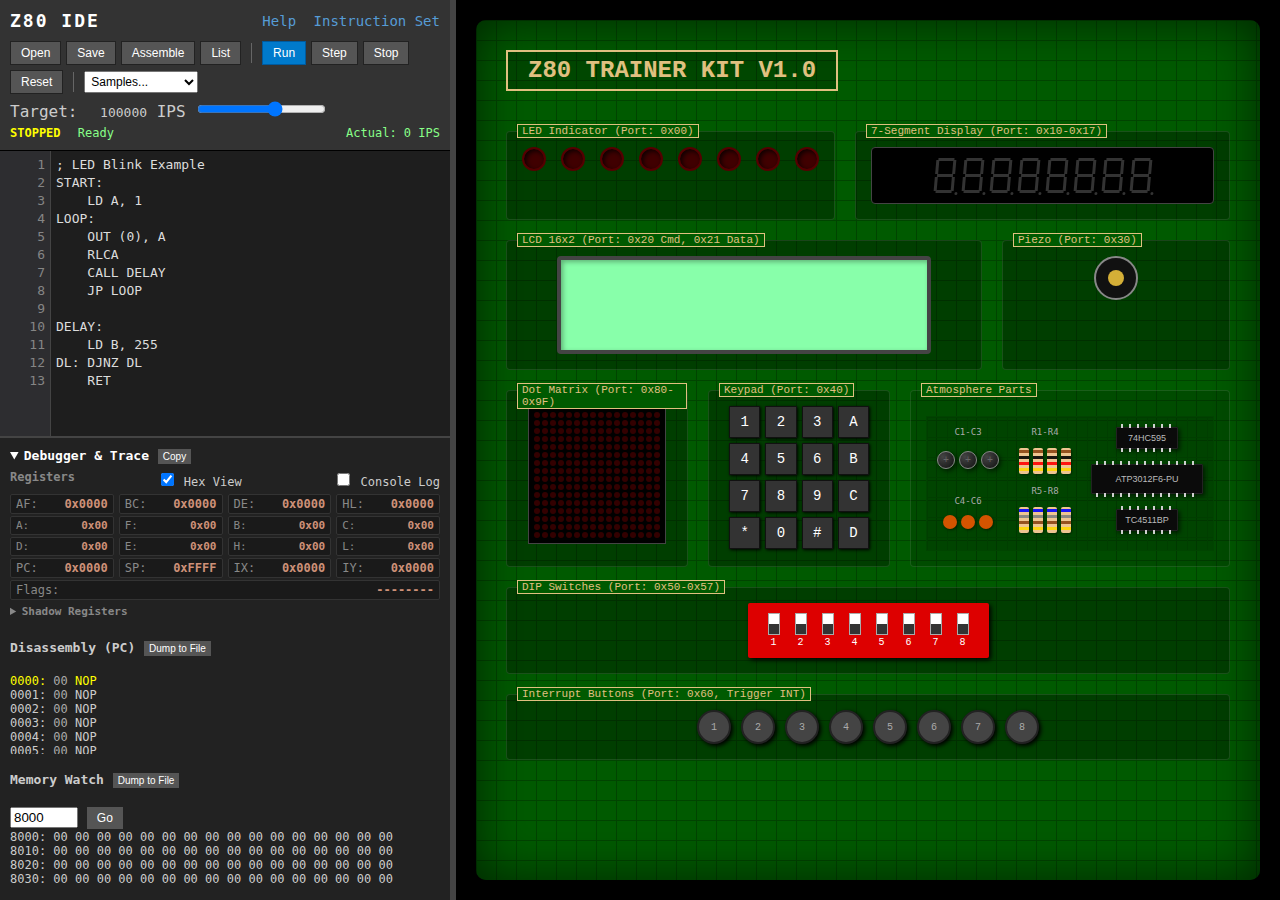
<file: index.html>
<!DOCTYPE html>
<html lang="ja">

<head>
    <meta charset="UTF-8">
    <meta name="viewport" content="width=device-width, initial-scale=1.0">
    <title>KabooZ80MCUSimulator</title>
    <link rel="stylesheet" href="style.css">
    <script src="samples.js"></script>
    <script src="script.js" defer></script>
</head>

<body>

    <div class="container">
        <!-- LEFT PANE: IDE & CONTROLS -->
        <div class="ide-pane">
            <header class="ide-header">
                <div style="display: flex; justify-content: space-between; align-items: center; margin-bottom: 10px;">
                    <h1 style="margin: 0;">Z80 IDE</h1>
                    <a href="help.html" target="_blank"
                        style="color: #569cd6; text-decoration: none; font-size: 14px; margin-right: 15px; margin-left: 160px;">Help</a>
                    <a href="instruction_set.html" target="_blank"
                        style="color: #569cd6; text-decoration: none; font-size: 14px;">Instruction Set</a>
                </div>
                <div class="controls">
                    <input type="file" id="file-input" style="display: none;" accept=".asm,.z80,.txt">
                    <button id="btn-open" title="Open Assembly File">Open</button>

                    <button id="btn-save" title="Save Source Code">Save</button>
                    <button id="btn-assemble" title="Compile Source">Assemble</button>
                    <button id="btn-listing" title="Download Assembler Listing">List</button>
                    <div class="sep"></div>
                    <button id="btn-run" class="primary" title="Continuous Run">Run</button>
                    <button id="btn-step" title="Execute One Instruction">Step</button>
                    <button id="btn-stop" title="Stop Execution">Stop</button>
                    <button id="btn-reset" title="Reset CPU & Memory">Reset</button>
                    <div class="sep"></div>
                    <!-- Sample Selector -->
                    <select id="sample-selector"
                        style="margin-right: 10px; padding: 2px; font-size: 12px; cursor: pointer;">
                        <option value="" disabled selected>Samples...</option>
                    </select>
                    <label>Target: <span id="speed-val">10000</span> IPS <input type="range" id="clock-speed" min="0"
                            max="13" step="1" value="8"></label>
                </div>
                <div class="status-bar">
                    <span id="execution-state"
                        style="font-weight:bold; margin-right: 10px; color: yellow;">STOPPED</span>
                    <span id="status-bar">Ready</span>
                    <span style="float:right">Actual: <span id="perf-hz">0</span> IPS</span>
                </div>
            </header>

            <div class="editor-wrapper">
                <div class="gutter" id="line-numbers">1</div>
                <textarea id="source-code" spellcheck="false" placeholder="Write Z80 Assembly here...">
; LED Blink Example
START:
    LD A, 1
LOOP:
    OUT (0), A
    RLCA
    CALL DELAY
    JP LOOP

DELAY:
    LD B, 255
DL: DJNZ DL
    RET
            </textarea>
            </div>

            <div class="debug-panel">
                <details open>
                    <summary>Debugger & Trace <button onclick="Main.copyDebugInfo()"
                            style="font-size:10px; padding:2px 5px;">Copy</button></summary>
                    <div
                        style="display: flex; justify-content: space-between; align-items: center; margin-bottom: 5px;">
                        <h3>Registers</h3>
                        <label style="font-size: 12px; cursor: pointer;">
                            <input type="checkbox" id="chk-hex" checked> Hex View
                        </label>
                        <label style="font-size: 12px; cursor: pointer; margin-left: 10px;">
                            <input type="checkbox" id="chk-log-output"> Console Log
                        </label>
                    </div>
                    <div class="register-grid" id="register-view">
                        <!-- 16-bit -->
                        <div class="reg-item" title="Accumulator & Flags">AF: <span id="reg-af">0000</span></div>
                        <div class="reg-item">BC: <span id="reg-bc">0000</span></div>
                        <div class="reg-item">DE: <span id="reg-de">0000</span></div>
                        <div class="reg-item">HL: <span id="reg-hl">0000</span></div>

                        <!-- 8-bit Singles -->
                        <div class="reg-item small">A: <span id="reg-a">00</span></div>
                        <div class="reg-item small">F: <span id="reg-f">00</span></div>
                        <div class="reg-item small">B: <span id="reg-b">00</span></div>
                        <div class="reg-item small">C: <span id="reg-c">00</span></div>
                        <div class="reg-item small">D: <span id="reg-d">00</span></div>
                        <div class="reg-item small">E: <span id="reg-e">00</span></div>
                        <div class="reg-item small">H: <span id="reg-h">00</span></div>
                        <div class="reg-item small">L: <span id="reg-l">00</span></div>

                        <!-- Special -->
                        <div class="reg-item">PC: <span id="reg-pc">0000</span></div>
                        <div class="reg-item">SP: <span id="reg-sp">FFFF</span></div>
                        <div class="reg-item">IX: <span id="reg-ix">0000</span></div>
                        <div class="reg-item">IY: <span id="reg-iy">0000</span></div>

                        <div class="reg-item" style="grid-column: span 4;">Flags: <span id="reg-flags">--------</span>
                        </div>
                    </div>

                    <details style="margin-top: 5px;">
                        <summary style="font-size: 11px; color: #888;">Shadow Registers</summary>
                        <div class="register-grid">
                            <div class="reg-item">AF': <span id="reg-af-prime">0000</span></div>
                            <div class="reg-item">BC': <span id="reg-bc-prime">0000</span></div>
                            <div class="reg-item">DE': <span id="reg-de-prime">0000</span></div>
                            <div class="reg-item">HL': <span id="reg-hl-prime">0000</span></div>
                        </div>
                    </details>

                    <div class="debug-extra">
                        <h4>Disassembly (PC) <button onclick="Main.dumpDisasm()"
                                style="font-size:10px; padding:2px 5px;">Dump to File</button></h4>
                        <div id="disasm-view" class="console-box"
                            style="height: 80px; overflow-y:auto; font-family: monospace; font-size: 12px;"></div>

                        <h4>Memory Watch <button onclick="Main.dumpMemory()"
                                style="font-size:10px; padding:2px 5px;">Dump to File</button></h4>
                        <input type="text" id="mem-addr-input" value="8000" style="width: 60px;"> <button
                            onclick="Main.updateMemView()">Go</button>
                        <div id="mem-view" class="console-box"
                            style="height: 60px; font-family: monospace; font-size: 12px;"></div>
                    </div>
                </details>
            </div>


        </div>



        <!-- RESIZER SPLITTER -->
        <div class="resizer" id="drag-splitter"></div>

        <!-- RIGHT PANE: VIRTUAL PCB -->
        <div class="pcb-pane">
            <div class="pcb-board">
                <div class="pcb-label-main">Z80 TRAINER KIT V1.0</div>

                <!-- Row 1: Displays -->
                <div class="component-row">
                    <!-- 8-LEDs -->
                    <div class="component" style="grid-column: span 1;">
                        <div class="comp-label">LED Indicator (Port: 0x00)</div>
                        <div class="led-array" id="comp-leds">
                            <!-- JS Generated -->
                        </div>
                    </div>

                    <!-- 7-Segment -->
                    <div class="component" style="grid-column: span 2;">
                        <div class="comp-label">7-Segment Display (Port: 0x10-0x17)</div>
                        <div class="seven-seg-wrapper" id="comp-7seg">
                            <!-- JS Generated -->
                        </div>
                    </div>
                </div>

                <!-- Row 2: LCD & Piezo -->
                <div class="component-row">
                    <!-- LCD -->
                    <div class="component" style="grid-column: span 2;">
                        <div class="comp-label">LCD 16x2 (Port: 0x20 Cmd, 0x21 Data)</div>
                        <div class="lcd-screen" id="comp-lcd">
                            <div class="lcd-line" id="lcd-l1"></div>
                            <div class="lcd-line" id="lcd-l2"></div>
                        </div>
                    </div>
                    <!-- Piezo -->
                    <div class="component">
                        <div class="comp-label">Piezo (Port: 0x30)</div>
                        <div class="piezo-hole" id="comp-buzzer"></div>
                    </div>
                </div>

                <!-- Row 3: Matrix & Keypad -->
                <div class="component-row">
                    <!-- LED Matrix -->
                    <div class="component">
                        <div class="comp-label">Dot Matrix (Port: 0x80-0x9F)</div>
                        <div class="matrix-grid" id="comp-matrix">
                            <!-- JS Generated -->
                        </div>
                    </div>
                    <!-- Keypad -->
                    <div class="component">
                        <div class="comp-label">Keypad (Port: 0x40)</div>
                        <div class="keypad-grid" id="comp-keypad">
                            <!-- JS Generated -->
                        </div>
                    </div>

                    <!-- Decorative Logic (Internal) -->
                    <div class="component" style="display: flex; flex-direction: column; background: rgba(0,20,0,0.2);">
                        <div class="comp-label">Atmosphere Parts</div>

                        <div class="deco-board-aligned">
                            <!-- Block 1: Power/Filter Array (Dense Caps) -->
                            <div class="deco-block">
                                <div class="comp-label-small">C1-C3</div>
                                <div class="deco-array-h" style="margin-top: 10px;">
                                    <div class="deco-cap-wrapper">
                                        <div class="deco-pad"></div>
                                        <div class="deco-elec"></div>
                                        <div class="deco-pad"></div>
                                    </div>
                                    <div class="deco-cap-wrapper">
                                        <div class="deco-pad"></div>
                                        <div class="deco-elec"></div>
                                        <div class="deco-pad"></div>
                                    </div>
                                    <div class="deco-cap-wrapper">
                                        <div class="deco-pad"></div>
                                        <div class="deco-elec"></div>
                                        <div class="deco-pad"></div>
                                    </div>
                                </div>
                                <div class="comp-label-small" style="margin-top: 27px;">C4-C6</div>
                                <div class="deco-array-h" style="margin-top: 5px;">
                                    <div class="deco-cap-wrapper">
                                        <div class="deco-pad"></div>
                                        <div class="deco-cap"></div>
                                        <div class="deco-pad"></div>
                                    </div>
                                    <div class="deco-cap-wrapper">
                                        <div class="deco-pad"></div>
                                        <div class="deco-cap"></div>
                                        <div class="deco-pad"></div>
                                    </div>
                                    <div class="deco-cap-wrapper">
                                        <div class="deco-pad"></div>
                                        <div class="deco-cap"></div>
                                        <div class="deco-pad"></div>
                                    </div>
                                </div>
                            </div>

                            <!-- Block 2: Bus Array (Dense Resistors) -->
                            <div class="deco-block">
                                <div class="comp-label-small">R1-R4</div>
                                <div class="deco-array-h">
                                    <div class="deco-res-wrapper v-mount">
                                        <div class="deco-pad"></div>
                                        <div class="deco-resistor v-mount"></div>
                                        <div class="deco-pad"></div>
                                    </div>
                                    <div class="deco-res-wrapper v-mount">
                                        <div class="deco-pad"></div>
                                        <div class="deco-resistor v-mount"></div>
                                        <div class="deco-pad"></div>
                                    </div>
                                    <div class="deco-res-wrapper v-mount">
                                        <div class="deco-pad"></div>
                                        <div class="deco-resistor v-mount"></div>
                                        <div class="deco-pad"></div>
                                    </div>
                                    <div class="deco-res-wrapper v-mount">
                                        <div class="deco-pad"></div>
                                        <div class="deco-resistor v-mount"></div>
                                        <div class="deco-pad"></div>
                                    </div>
                                </div>
                                <div class="comp-label-small" style="margin-top: 5px;">R5-R8</div>
                                <div class="deco-array-h">
                                    <div class="deco-res-wrapper v-mount">
                                        <div class="deco-pad"></div>
                                        <div class="deco-resistor v-mount alt"></div>
                                        <div class="deco-pad"></div>
                                    </div>
                                    <div class="deco-res-wrapper v-mount">
                                        <div class="deco-pad"></div>
                                        <div class="deco-resistor v-mount alt"></div>
                                        <div class="deco-pad"></div>
                                    </div>
                                    <div class="deco-res-wrapper v-mount">
                                        <div class="deco-pad"></div>
                                        <div class="deco-resistor v-mount alt"></div>
                                        <div class="deco-pad"></div>
                                    </div>
                                    <div class="deco-res-wrapper v-mount">
                                        <div class="deco-pad"></div>
                                        <div class="deco-resistor v-mount alt"></div>
                                        <div class="deco-pad"></div>
                                    </div>
                                </div>
                            </div>

                            <!-- Block 3: Logic -->
                            <div class="deco-block-v">
                                <div class="deco-ic medium" style="margin-bottom: 15px;">74HC595</div>
                                <div class="deco-ic large" style="margin-bottom: 15px;">ATP3012F6-PU</div>
                                <div class="deco-ic medium">TC4511BP</div>
                            </div>
                        </div>
                    </div>
                </div>

                <!-- Row 4: DIP Switches -->
                <div class="component-row">
                    <div class="component" style="grid-column: span 3;">
                        <div class="comp-label">DIP Switches (Port: 0x50-0x57)</div>
                        <div class="dip-container" id="comp-dips">
                            <!-- JS Generated -->
                        </div>
                    </div>
                </div>

                <!-- Row 5: Interrupt Buttons -->
                <div class="component-row">
                    <div class="component" style="grid-column: span 3;">
                        <div class="comp-label">Interrupt Buttons (Port: 0x60, Trigger INT)</div>
                        <div class="btn-container" id="comp-int-btns">
                            <!-- JS Generated -->
                        </div>
                    </div>
                </div>

            </div>
        </div>
    </div>


</body>

</html>
</file>
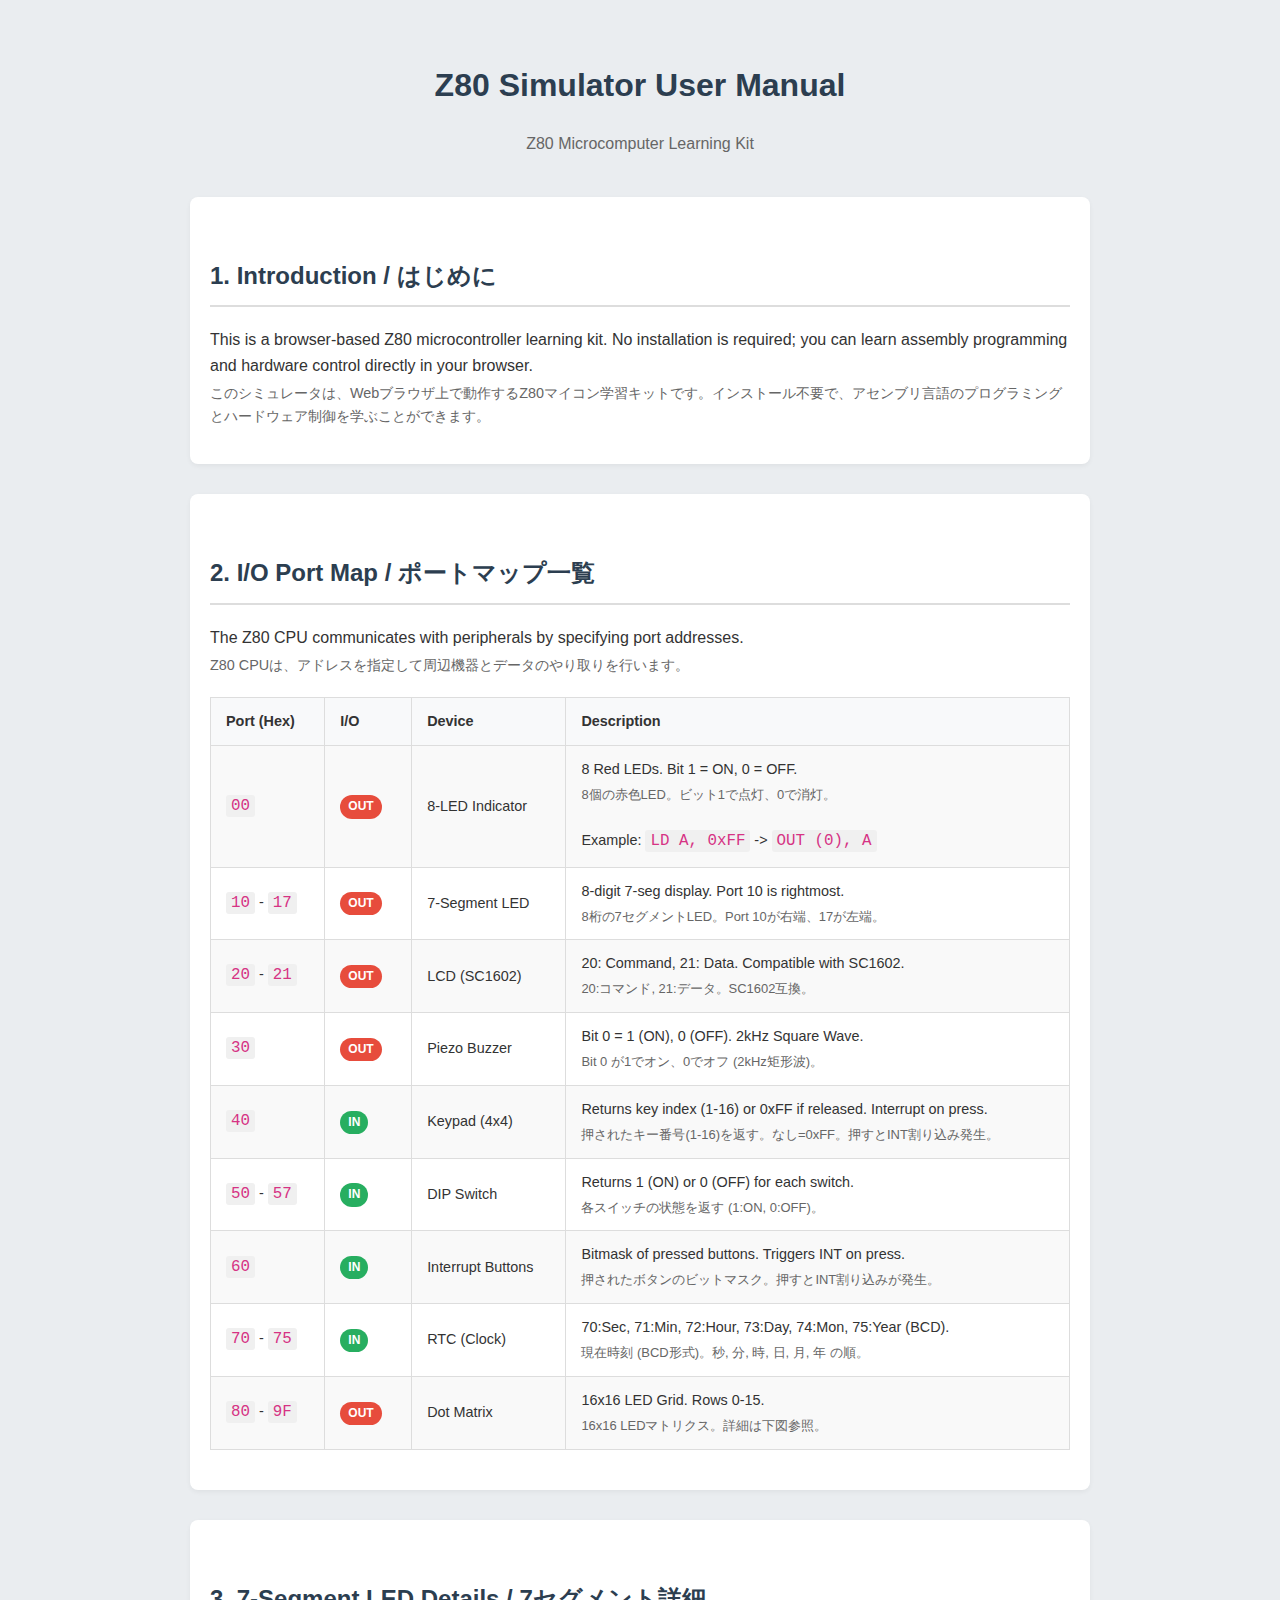
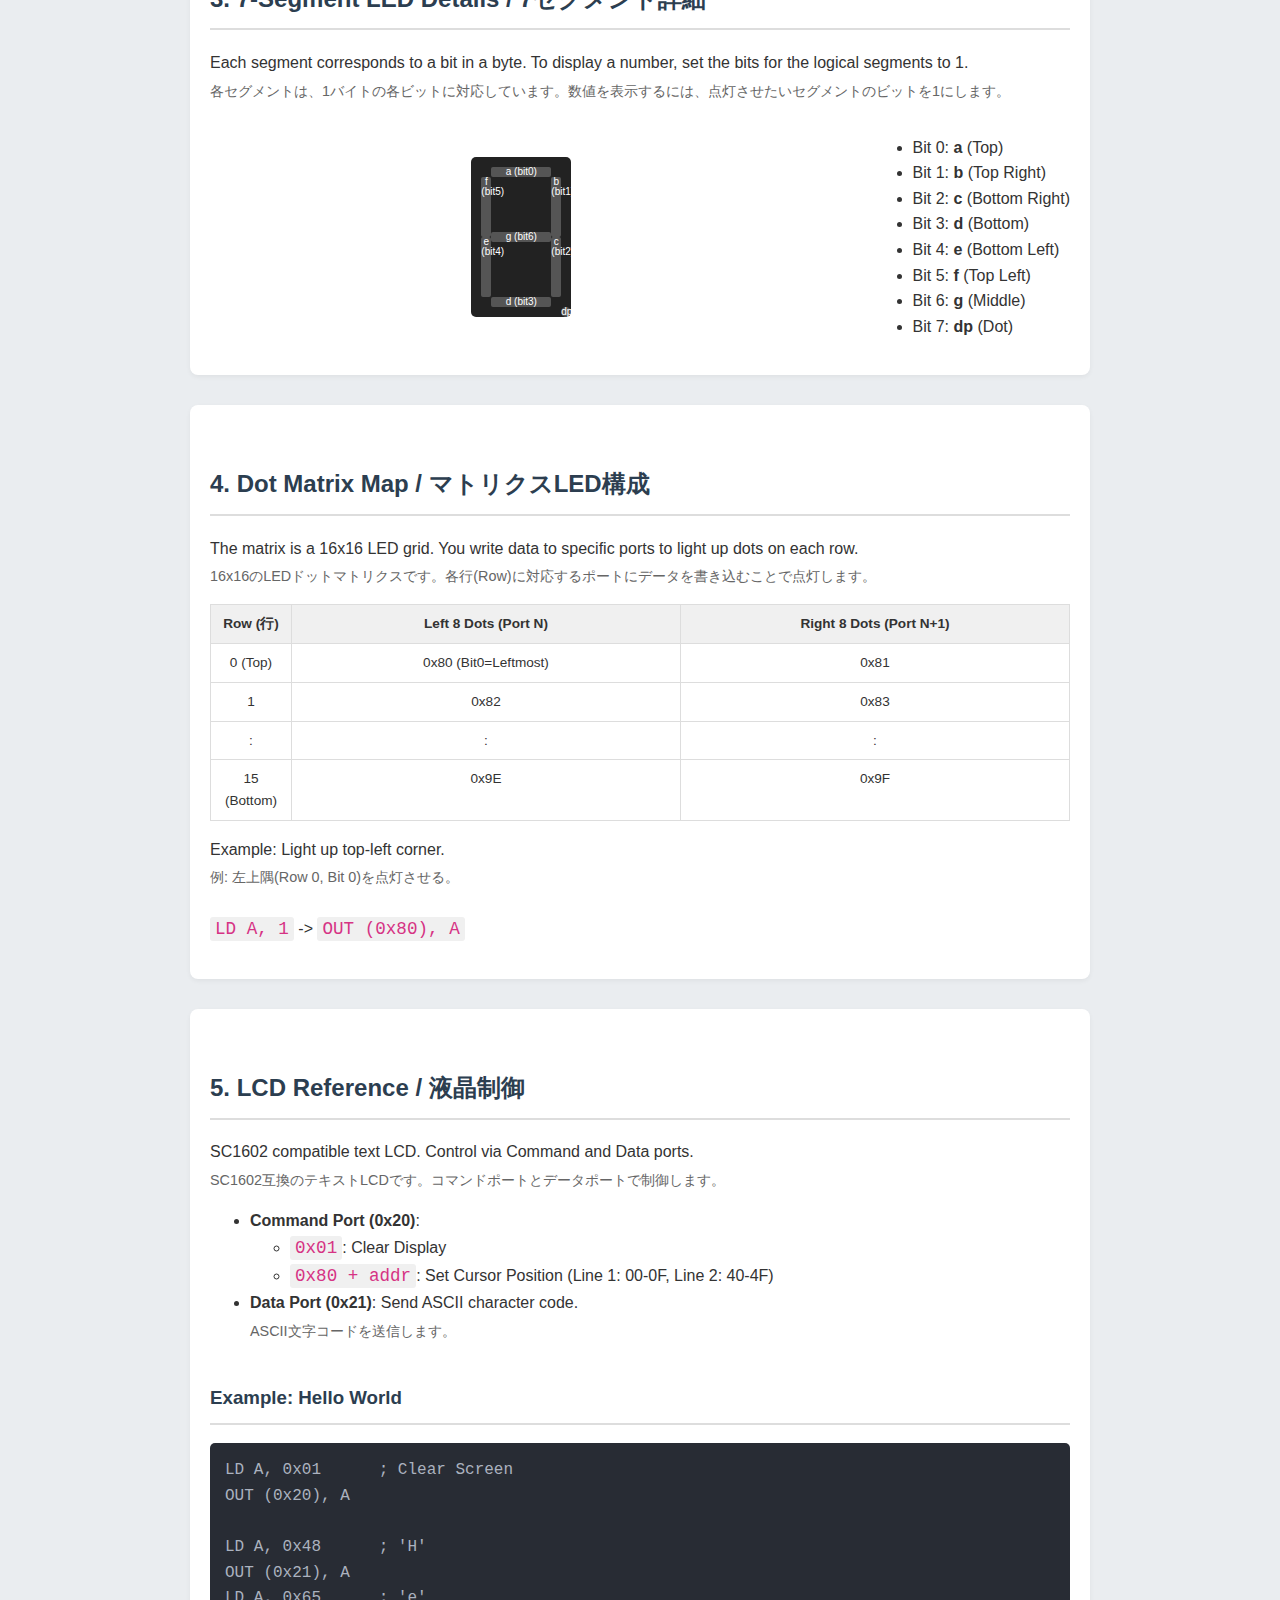
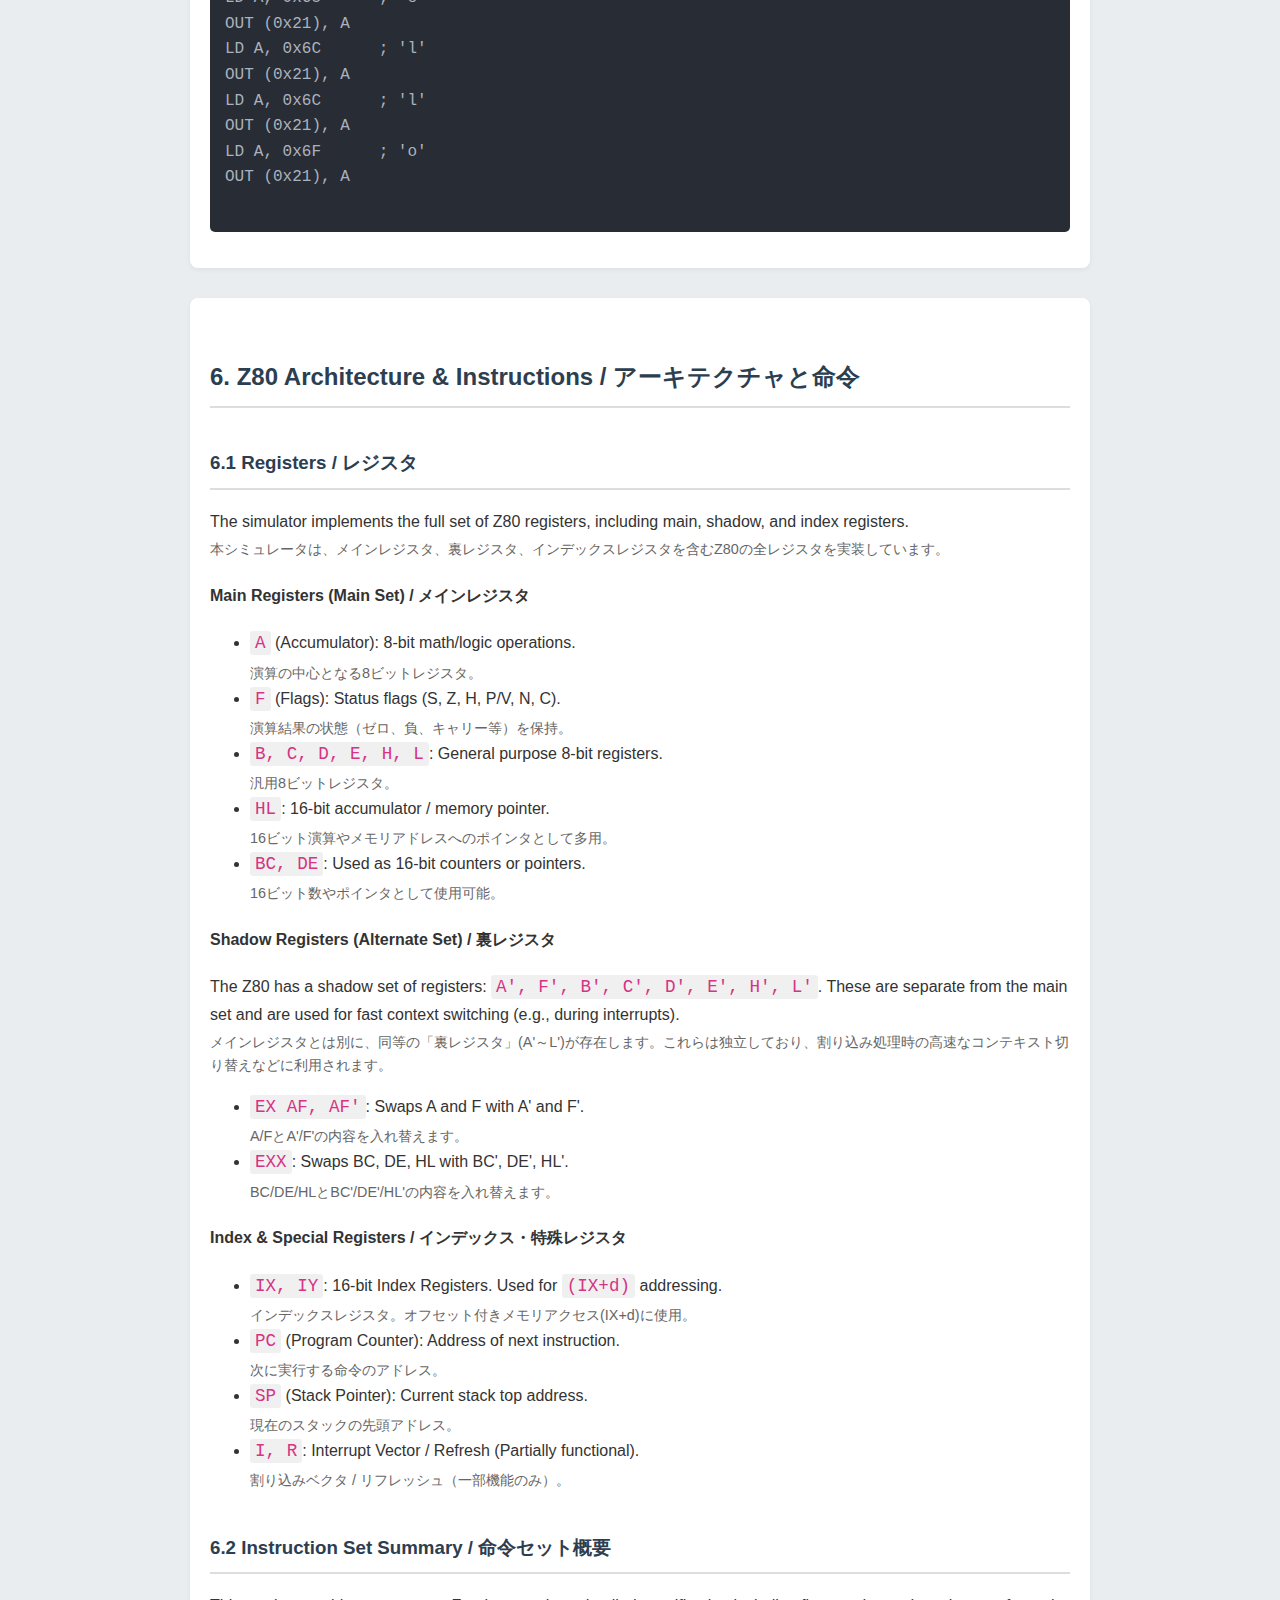
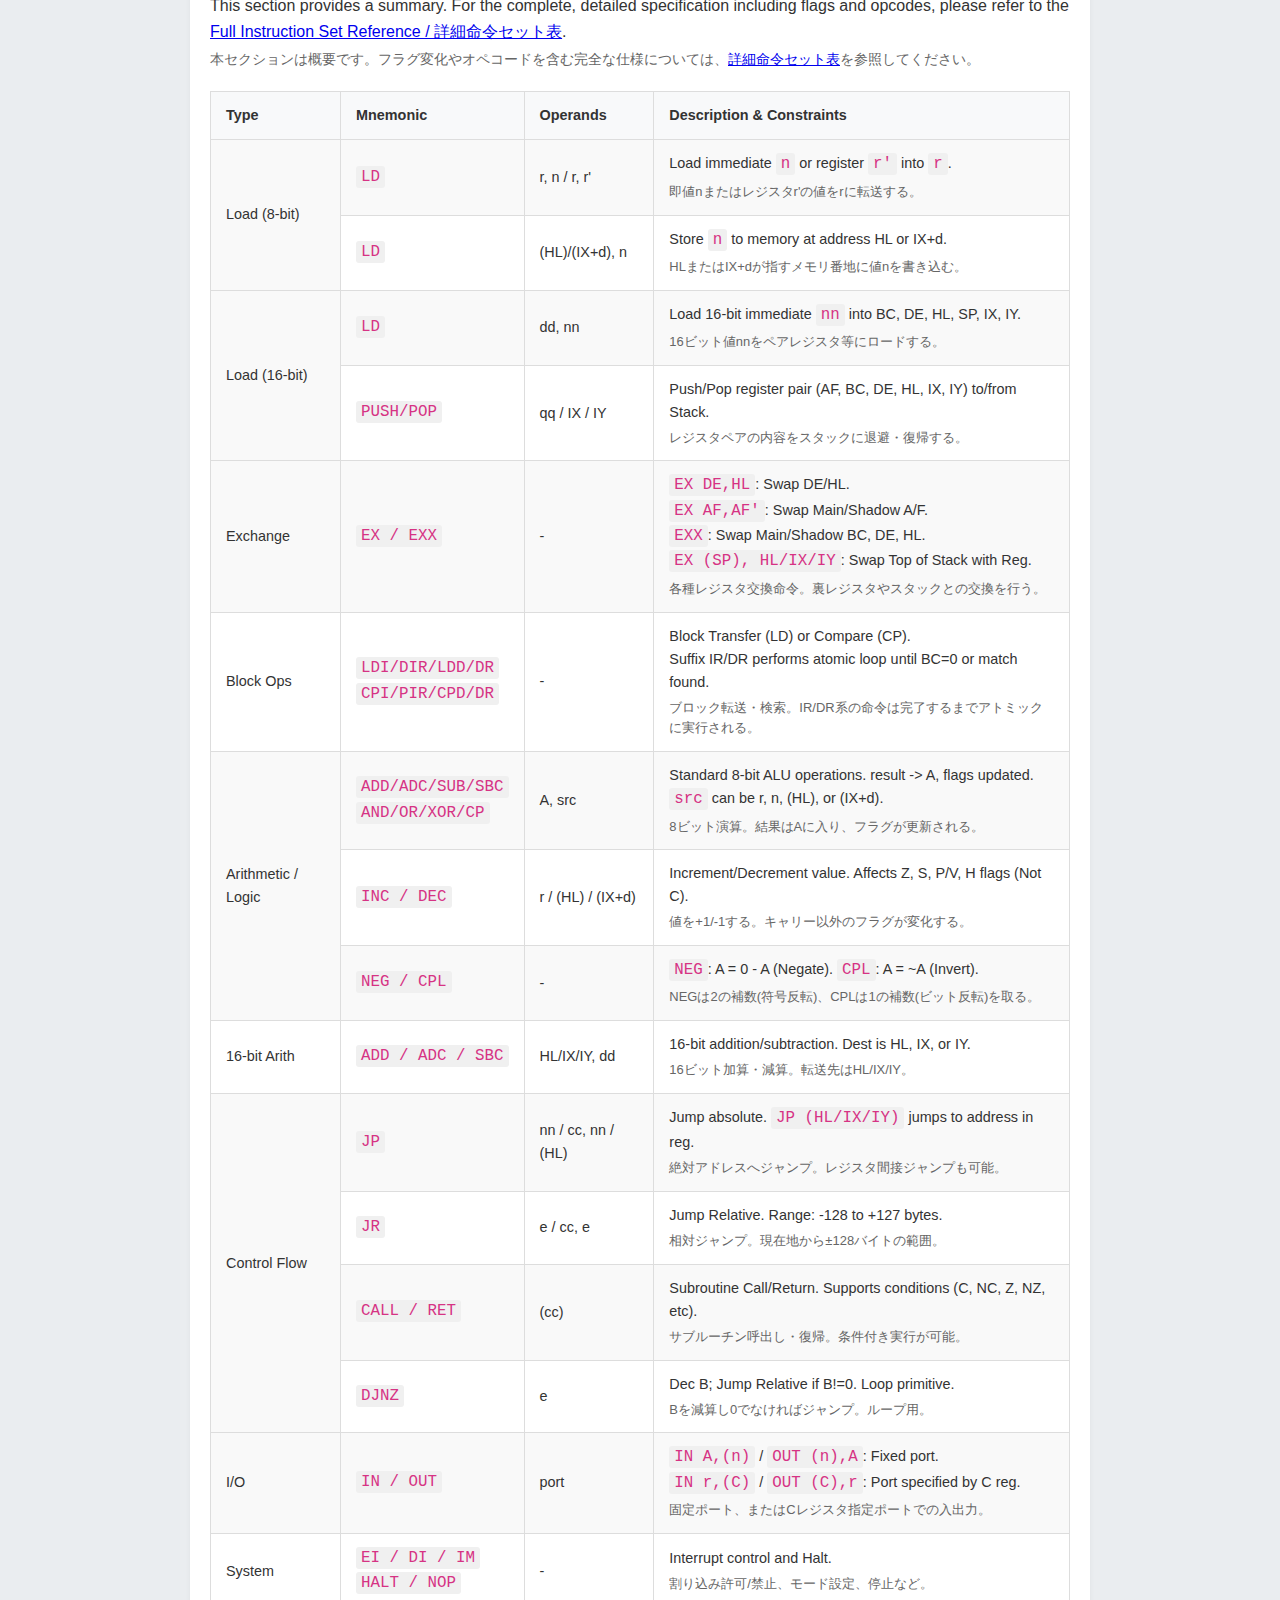
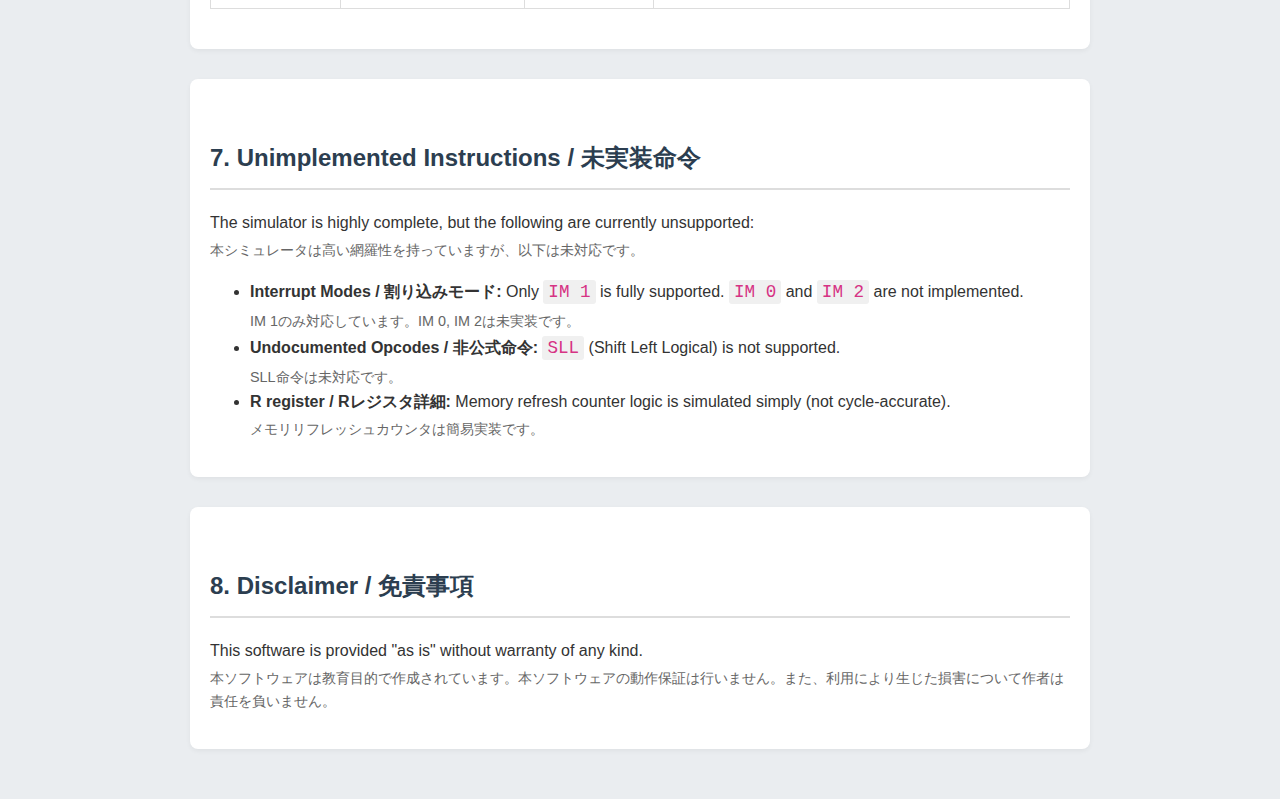
<file: help.html>
<!DOCTYPE html>
<html lang="ja">

<head>
    <meta charset="UTF-8">
    <title>Z80 Simulator Help / マニュアル</title>
    <style>
        body {
            font-family: "Helvetica Neue", Arial, "Hiragino Kaku Gothic ProN", "Hiragino Sans", Meiryo, sans-serif;
            line-height: 1.6;
            padding: 20px;
            max-width: 900px;
            margin: 0 auto;
            background: #eaedf0;
            color: #333;
        }

        h1,
        h2,
        h3 {
            color: #2c3e50;
            border-bottom: 2px solid #ddd;
            padding-bottom: 10px;
            margin-top: 40px;
        }

        h1 {
            text-align: center;
            border: none;
            font-size: 2em;
            margin-bottom: 10px;
        }

        .subtitle {
            text-align: center;
            color: #666;
            font-weight: normal;
            margin-bottom: 40px;
        }

        section {
            background: #fff;
            padding: 20px;
            border-radius: 8px;
            box-shadow: 0 2px 5px rgba(0, 0, 0, 0.05);
            margin-bottom: 30px;
        }

        table {
            border-collapse: collapse;
            width: 100%;
            margin: 20px 0;
            font-size: 0.9em;
        }

        th,
        td {
            border: 1px solid #ddd;
            padding: 12px 15px;
            text-align: left;
        }

        th {
            background-color: #f8f9fa;
            color: #333;
            font-weight: bold;
        }

        tr:nth-child(even) {
            background-color: #f9f9f9;
        }

        code {
            background: #f0f0f0;
            padding: 2px 5px;
            border-radius: 3px;
            font-family: Consolas, monospace;
            color: #d63384;
            font-size: 1.1em;
        }

        pre {
            background: #282c34;
            color: #abb2bf;
            padding: 15px;
            border-radius: 5px;
            overflow-x: auto;
            font-family: Consolas, monospace;
        }

        .badge {
            display: inline-block;
            padding: 2px 8px;
            border-radius: 12px;
            font-size: 12px;
            font-weight: bold;
            color: white;
            margin-right: 5px;
        }

        .badge-out {
            background: #e74c3c;
        }

        /* Output */
        .badge-in {
            background: #27ae60;
        }

        /* Input */

        .ja {
            color: #666;
            font-size: 0.9em;
            display: block;
            margin-top: 4px;
        }

        .note {
            color: #c0392b;
            font-weight: bold;
            font-size: 0.85em;
        }

        /* Visuals */
        .seg-diagram {
            position: relative;
            width: 100px;
            height: 160px;
            margin: 20px auto;
            background: #222;
            border-radius: 5px;
        }

        .s-bar {
            position: absolute;
            background: #555;
            border-radius: 2px;
            text-align: center;
            line-height: 10px;
            color: #fff;
            font-size: 10px;
        }

        .s-bar.h {
            width: 60px;
            height: 10px;
            left: 20px;
        }

        .s-bar.v {
            width: 10px;
            height: 60px;
        }

        .s-a {
            top: 10px;
        }

        .s-b {
            top: 20px;
            right: 10px;
        }

        .s-c {
            bottom: 20px;
            right: 10px;
        }

        .s-d {
            bottom: 10px;
        }

        .s-e {
            bottom: 20px;
            left: 10px;
        }

        .s-f {
            top: 20px;
            left: 10px;
        }

        .s-g {
            top: 75px;
        }

        .s-dp {
            bottom: 0;
            right: 0;
            width: 10px;
            height: 10px;
            border-radius: 50%;
        }

        .memory-map {
            display: grid;
            grid-template-columns: 80px 1fr 1fr;
            gap: 1px;
            background: #ddd;
            border: 1px solid #ddd;
        }

        .memory-map div {
            background: #fff;
            padding: 8px;
            text-align: center;
            font-size: 0.85em;
        }

        .mm-head {
            background: #f0f0f0 !important;
            font-weight: bold;
        }
    </style>
</head>

<body>

    <h1>Z80 Simulator User Manual</h1>
    <div class="subtitle">Z80 Microcomputer Learning Kit</div>

    <section>
        <h2>1. Introduction / はじめに</h2>
        <p>
            This is a browser-based Z80 microcontroller learning kit. No installation is required; you can learn
            assembly programming and hardware control directly in your browser.
            <span class="ja">このシミュレータは、Webブラウザ上で動作するZ80マイコン学習キットです。インストール不要で、アセンブリ言語のプログラミングとハードウェア制御を学ぶことができます。</span>
        </p>
    </section>

    <section>
        <h2>2. I/O Port Map / ポートマップ一覧</h2>
        <p>
            The Z80 CPU communicates with peripherals by specifying port addresses.
            <span class="ja">Z80 CPUは、アドレスを指定して周辺機器とデータのやり取りを行います。</span>
        </p>

        <table>
            <tr>
                <th>Port (Hex)</th>
                <th>I/O</th>
                <th>Device</th>
                <th>Description</th>
            </tr>
            <tr>
                <td><code>00</code></td>
                <td><span class="badge badge-out">OUT</span></td>
                <td>8-LED Indicator</td>
                <td>
                    8 Red LEDs. Bit 1 = ON, 0 = OFF.
                    <span class="ja">8個の赤色LED。ビット1で点灯、0で消灯。</span>
                    <br>Example: <code>LD A, 0xFF</code> -> <code>OUT (0), A</code>
                </td>
            </tr>
            <tr>
                <td><code>10</code> - <code>17</code></td>
                <td><span class="badge badge-out">OUT</span></td>
                <td>7-Segment LED</td>
                <td>
                    8-digit 7-seg display. Port 10 is rightmost.
                    <span class="ja">8桁の7セグメントLED。Port 10が右端、17が左端。</span>
                </td>
            </tr>
            <tr>
                <td><code>20</code> - <code>21</code></td>
                <td><span class="badge badge-out">OUT</span></td>
                <td>LCD (SC1602)</td>
                <td>
                    20: Command, 21: Data. Compatible with SC1602.
                    <span class="ja">20:コマンド, 21:データ。SC1602互換。</span>
                </td>
            </tr>
            <tr>
                <td><code>30</code></td>
                <td><span class="badge badge-out">OUT</span></td>
                <td>Piezo Buzzer</td>
                <td>
                    Bit 0 = 1 (ON), 0 (OFF). 2kHz Square Wave.
                    <span class="ja">Bit 0 が1でオン、0でオフ (2kHz矩形波)。</span>
                </td>
            </tr>
            <tr>
                <td><code>40</code></td>
                <td><span class="badge badge-in">IN</span></td>
                <td>Keypad (4x4)</td>
                <td>
                    Returns key index (1-16) or 0xFF if released. Interrupt on press.
                    <span class="ja">押されたキー番号(1-16)を返す。なし=0xFF。押すとINT割り込み発生。</span>
                </td>
            </tr>
            <tr>
                <td><code>50</code> - <code>57</code></td>
                <td><span class="badge badge-in">IN</span></td>
                <td>DIP Switch</td>
                <td>
                    Returns 1 (ON) or 0 (OFF) for each switch.
                    <span class="ja">各スイッチの状態を返す (1:ON, 0:OFF)。</span>
                </td>
            </tr>
            <tr>
                <td><code>60</code></td>
                <td><span class="badge badge-in">IN</span></td>
                <td>Interrupt Buttons</td>
                <td>
                    Bitmask of pressed buttons. Triggers INT on press.
                    <span class="ja">押されたボタンのビットマスク。押すとINT割り込みが発生。</span>
                </td>
            </tr>
            <tr>
                <td><code>70</code> - <code>75</code></td>
                <td><span class="badge badge-in">IN</span></td>
                <td>RTC (Clock)</td>
                <td>
                    70:Sec, 71:Min, 72:Hour, 73:Day, 74:Mon, 75:Year (BCD).
                    <span class="ja">現在時刻 (BCD形式)。秒, 分, 時, 日, 月, 年 の順。</span>
                </td>
            </tr>
            <tr>
                <td><code>80</code> - <code>9F</code></td>
                <td><span class="badge badge-out">OUT</span></td>
                <td>Dot Matrix</td>
                <td>
                    16x16 LED Grid. Rows 0-15.
                    <span class="ja">16x16 LEDマトリクス。詳細は下図参照。</span>
                </td>
            </tr>
        </table>
    </section>

    <section>
        <h2>3. 7-Segment LED Details / 7セグメント詳細</h2>
        <p>
            Each segment corresponds to a bit in a byte. To display a number, set the bits for the logical segments to
            1.
            <span class="ja">各セグメントは、1バイトの各ビットに対応しています。数値を表示するには、点灯させたいセグメントのビットを1にします。</span>
        </p>

        <div style="display:flex; align-items:center; gap:40px; justify-content:center;">
            <div class="seg-diagram">
                <div class="s-bar h s-a">a (bit0)</div>
                <div class="s-bar v s-f">f (bit5)</div>
                <div class="s-bar v s-b">b (bit1)</div>
                <div class="s-bar h s-g">g (bit6)</div>
                <div class="s-bar v s-e">e (bit4)</div>
                <div class="s-bar v s-c">c (bit2)</div>
                <div class="s-bar h s-d">d (bit3)</div>
                <div class="s-bar s-dp">dp(7)</div>
            </div>
            <div>
                <ul>
                    <li>Bit 0: <b>a</b> (Top)</li>
                    <li>Bit 1: <b>b</b> (Top Right)</li>
                    <li>Bit 2: <b>c</b> (Bottom Right)</li>
                    <li>Bit 3: <b>d</b> (Bottom)</li>
                    <li>Bit 4: <b>e</b> (Bottom Left)</li>
                    <li>Bit 5: <b>f</b> (Top Left)</li>
                    <li>Bit 6: <b>g</b> (Middle)</li>
                    <li>Bit 7: <b>dp</b> (Dot)</li>
                </ul>
            </div>
        </div>
    </section>

    <section>
        <h2>4. Dot Matrix Map / マトリクスLED構成</h2>
        <p>
            The matrix is a 16x16 LED grid. You write data to specific ports to light up dots on each row.
            <span class="ja">16x16のLEDドットマトリクスです。各行(Row)に対応するポートにデータを書き込むことで点灯します。</span>
        </p>
        <div class="memory-map">
            <div class="mm-head">Row (行)</div>
            <div class="mm-head">Left 8 Dots (Port N)</div>
            <div class="mm-head">Right 8 Dots (Port N+1)</div>

            <div>0 (Top)</div>
            <div>0x80 (Bit0=Leftmost)</div>
            <div>0x81</div>

            <div>1</div>
            <div>0x82</div>
            <div>0x83</div>

            <div>:</div>
            <div>:</div>
            <div>:</div>

            <div>15 (Bottom)</div>
            <div>0x9E</div>
            <div>0x9F</div>
        </div>
        <p>
            Example: Light up top-left corner.
            <span class="ja">例: 左上隅(Row 0, Bit 0)を点灯させる。</span><br>
            <code>LD A, 1</code> -> <code>OUT (0x80), A</code>
        </p>
    </section>

    <section>
        <h2>5. LCD Reference / 液晶制御</h2>
        <p>
            SC1602 compatible text LCD. Control via Command and Data ports.
            <span class="ja">SC1602互換のテキストLCDです。コマンドポートとデータポートで制御します。</span>
        </p>
        <ul>
            <li><b>Command Port (0x20)</b>:
                <ul>
                    <li><code>0x01</code>: Clear Display</li>
                    <li><code>0x80 + addr</code>: Set Cursor Position (Line 1: 00-0F, Line 2: 40-4F)</li>
                </ul>
            </li>
            <li><b>Data Port (0x21)</b>: Send ASCII character code. <span class="ja">ASCII文字コードを送信します。</span></li>
        </ul>

        <h3>Example: Hello World</h3>
        <pre>
LD A, 0x01      ; Clear Screen
OUT (0x20), A

LD A, 0x48      ; 'H'
OUT (0x21), A
LD A, 0x65      ; 'e'
OUT (0x21), A
LD A, 0x6C      ; 'l'
OUT (0x21), A
LD A, 0x6C      ; 'l'
OUT (0x21), A
LD A, 0x6F      ; 'o'
OUT (0x21), A
    </pre>
    </section>

    <section>
        <h2>6. Z80 Architecture & Instructions / アーキテクチャと命令</h2>

        <h3>6.1 Registers / レジスタ</h3>
        <p>
            The simulator implements the full set of Z80 registers, including main, shadow, and index registers.
            <span class="ja">本シミュレータは、メインレジスタ、裏レジスタ、インデックスレジスタを含むZ80の全レジスタを実装しています。</span>
        </p>

        <h4>Main Registers (Main Set) / メインレジスタ</h4>
        <ul>
            <li><code>A</code> (Accumulator): 8-bit math/logic operations. <span class="ja">演算の中心となる8ビットレジスタ。</span>
            </li>
            <li><code>F</code> (Flags): Status flags (S, Z, H, P/V, N, C). <span
                    class="ja">演算結果の状態（ゼロ、負、キャリー等）を保持。</span></li>
            <li><code>B, C, D, E, H, L</code>: General purpose 8-bit registers. <span class="ja">汎用8ビットレジスタ。</span></li>
            <li><code>HL</code>: 16-bit accumulator / memory pointer. <span
                    class="ja">16ビット演算やメモリアドレスへのポインタとして多用。</span></li>
            <li><code>BC, DE</code>: Used as 16-bit counters or pointers. <span class="ja">16ビット数やポインタとして使用可能。</span>
            </li>
        </ul>

        <h4>Shadow Registers (Alternate Set) / 裏レジスタ</h4>
        <p>
            The Z80 has a shadow set of registers: <code>A', F', B', C', D', E', H', L'</code>.
            These are separate from the main set and are used for fast context switching (e.g., during interrupts).
            <span class="ja">メインレジスタとは別に、同等の「裏レジスタ」(A'～L')が存在します。これらは独立しており、割り込み処理時の高速なコンテキスト切り替えなどに利用されます。</span>
        </p>
        <ul>
            <li><code>EX AF, AF'</code>: Swaps A and F with A' and F'. <span class="ja">A/FとA'/F'の内容を入れ替えます。</span></li>
            <li><code>EXX</code>: Swaps BC, DE, HL with BC', DE', HL'. <span
                    class="ja">BC/DE/HLとBC'/DE'/HL'の内容を入れ替えます。</span></li>
        </ul>

        <h4>Index & Special Registers / インデックス・特殊レジスタ</h4>
        <ul>
            <li><code>IX, IY</code>: 16-bit Index Registers. Used for <code>(IX+d)</code> addressing. <span
                    class="ja">インデックスレジスタ。オフセット付きメモリアクセス(IX+d)に使用。</span></li>
            <li><code>PC</code> (Program Counter): Address of next instruction. <span class="ja">次に実行する命令のアドレス。</span>
            </li>
            <li><code>SP</code> (Stack Pointer): Current stack top address. <span class="ja">現在のスタックの先頭アドレス。</span></li>
            <li><code>I, R</code>: Interrupt Vector / Refresh (Partially functional). <span class="ja">割り込みベクタ /
                    リフレッシュ（一部機能のみ）。</span></li>
        </ul>

        <h3>6.2 Instruction Set Summary / 命令セット概要</h3>
        <p>
            This section provides a summary. For the complete, detailed specification including flags and opcodes,
            please refer to the <a href="instruction_set.html" target="_blank">Full Instruction Set Reference /
                詳細命令セット表</a>.
            <br>
            <span class="ja">本セクションは概要です。フラグ変化やオペコードを含む完全な仕様については、<a href="instruction_set.html"
                    target="_blank">詳細命令セット表</a>を参照してください。</span>
        </p>

        <table>
            <tr>
                <th>Type</th>
                <th>Mnemonic</th>
                <th>Operands</th>
                <th>Description & Constraints</th>
            </tr>
            <!-- 8-bit Load -->
            <tr>
                <td rowspan="2">Load (8-bit)</td>
                <td><code>LD</code></td>
                <td>r, n / r, r'</td>
                <td>
                    Load immediate <code>n</code> or register <code>r'</code> into <code>r</code>.<br>
                    <span class="ja">即値nまたはレジスタr'の値をrに転送する。</span>
                </td>
            </tr>
            <tr>
                <td><code>LD</code></td>
                <td>(HL)/(IX+d), n</td>
                <td>
                    Store <code>n</code> to memory at address HL or IX+d.<br>
                    <span class="ja">HLまたはIX+dが指すメモリ番地に値nを書き込む。</span>
                </td>
            </tr>
            <!-- 16-bit Load -->
            <tr>
                <td rowspan="2">Load (16-bit)</td>
                <td><code>LD</code></td>
                <td>dd, nn</td>
                <td>
                    Load 16-bit immediate <code>nn</code> into BC, DE, HL, SP, IX, IY.<br>
                    <span class="ja">16ビット値nnをペアレジスタ等にロードする。</span>
                </td>
            </tr>
            <tr>
                <td><code>PUSH/POP</code></td>
                <td>qq / IX / IY</td>
                <td>
                    Push/Pop register pair (AF, BC, DE, HL, IX, IY) to/from Stack.<br>
                    <span class="ja">レジスタペアの内容をスタックに退避・復帰する。</span>
                </td>
            </tr>
            <!-- Exchange -->
            <tr>
                <td>Exchange</td>
                <td><code>EX / EXX</code></td>
                <td>-</td>
                <td>
                    <code>EX DE,HL</code>: Swap DE/HL.<br>
                    <code>EX AF,AF'</code>: Swap Main/Shadow A/F.<br>
                    <code>EXX</code>: Swap Main/Shadow BC, DE, HL.<br>
                    <code>EX (SP), HL/IX/IY</code>: Swap Top of Stack with Reg.<br>
                    <span class="ja">各種レジスタ交換命令。裏レジスタやスタックとの交換を行う。</span>
                </td>
            </tr>
            <!-- Block Ops -->
            <tr>
                <td>Block Ops</td>
                <td><code>LDI/DIR/LDD/DR</code><br><code>CPI/PIR/CPD/DR</code></td>
                <td>-</td>
                <td>
                    Block Transfer (LD) or Compare (CP).<br>
                    Suffix IR/DR performs atomic loop until BC=0 or match found.<br>
                    <span class="ja">ブロック転送・検索。IR/DR系の命令は完了するまでアトミックに実行される。</span>
                </td>
            </tr>
            <!-- Arithmetic 8-bit -->
            <tr>
                <td rowspan="3">Arithmetic / Logic</td>
                <td><code>ADD/ADC/SUB/SBC</code><br><code>AND/OR/XOR/CP</code></td>
                <td>A, src</td>
                <td>
                    Standard 8-bit ALU operations. result -> A, flags updated.<br>
                    <code>src</code> can be r, n, (HL), or (IX+d).<br>
                    <span class="ja">8ビット演算。結果はAに入り、フラグが更新される。</span>
                </td>
            </tr>
            <tr>
                <td><code>INC / DEC</code></td>
                <td>r / (HL) / (IX+d)</td>
                <td>
                    Increment/Decrement value. Affects Z, S, P/V, H flags (Not C).<br>
                    <span class="ja">値を+1/-1する。キャリー以外のフラグが変化する。</span>
                </td>
            </tr>
            <tr>
                <td><code>NEG / CPL</code></td>
                <td>-</td>
                <td>
                    <code>NEG</code>: A = 0 - A (Negate). <code>CPL</code>: A = ~A (Invert).<br>
                    <span class="ja">NEGは2の補数(符号反転)、CPLは1の補数(ビット反転)を取る。</span>
                </td>
            </tr>
            <!-- Arithmetic 16-bit -->
            <tr>
                <td>16-bit Arith</td>
                <td><code>ADD / ADC / SBC</code></td>
                <td>HL/IX/IY, dd</td>
                <td>
                    16-bit addition/subtraction. Dest is HL, IX, or IY.<br>
                    <span class="ja">16ビット加算・減算。転送先はHL/IX/IY。</span>
                </td>
            </tr>
            <!-- Jumps -->
            <tr>
                <td rowspan="4">Control Flow</td>
                <td><code>JP</code></td>
                <td>nn / cc, nn / (HL)</td>
                <td>
                    Jump absolute. <code>JP (HL/IX/IY)</code> jumps to address in reg.<br>
                    <span class="ja">絶対アドレスへジャンプ。レジスタ間接ジャンプも可能。</span>
                </td>
            </tr>
            <tr>
                <td><code>JR</code></td>
                <td>e / cc, e</td>
                <td>
                    Jump Relative. Range: -128 to +127 bytes.<br>
                    <span class="ja">相対ジャンプ。現在地から±128バイトの範囲。</span>
                </td>
            </tr>
            <tr>
                <td><code>CALL / RET</code></td>
                <td>(cc)</td>
                <td>
                    Subroutine Call/Return. Supports conditions (C, NC, Z, NZ, etc).<br>
                    <span class="ja">サブルーチン呼出し・復帰。条件付き実行が可能。</span>
                </td>
            </tr>
            <tr>
                <td><code>DJNZ</code></td>
                <td>e</td>
                <td>
                    Dec B; Jump Relative if B!=0. Loop primitive.<br>
                    <span class="ja">Bを減算し0でなければジャンプ。ループ用。</span>
                </td>
            </tr>
            <!-- I/O -->
            <tr>
                <td>I/O</td>
                <td><code>IN / OUT</code></td>
                <td>port</td>
                <td>
                    <code>IN A,(n)</code> / <code>OUT (n),A</code>: Fixed port.<br>
                    <code>IN r,(C)</code> / <code>OUT (C),r</code>: Port specified by C reg.<br>
                    <span class="ja">固定ポート、またはCレジスタ指定ポートでの入出力。</span>
                </td>
            </tr>
            <!-- Control -->
            <tr>
                <td>System</td>
                <td><code>EI / DI / IM</code><br><code>HALT / NOP</code></td>
                <td>-</td>
                <td>
                    Interrupt control and Halt.<br>
                    <span class="ja">割り込み許可/禁止、モード設定、停止など。</span>
                </td>
            </tr>
        </table>
    </section>

    <section>
        <h2>7. Unimplemented Instructions / 未実装命令</h2>
        <p>
            The simulator is highly complete, but the following are currently unsupported:
            <span class="ja">本シミュレータは高い網羅性を持っていますが、以下は未対応です。</span>
        </p>
        <ul>
            <li><strong>Interrupt Modes / 割り込みモード:</strong> Only <code>IM 1</code> is fully supported. <code>IM 0</code>
                and <code>IM 2</code> are not implemented. <span class="ja">IM 1のみ対応しています。IM 0, IM 2は未実装です。</span></li>
            <li><strong>Undocumented Opcodes / 非公式命令:</strong> <code>SLL</code> (Shift Left Logical) is not supported.
                <span class="ja">SLL命令は未対応です。</span>
            </li>
            <li><strong>R register / Rレジスタ詳細:</strong> Memory refresh counter logic is simulated simply (not
                cycle-accurate). <span class="ja">メモリリフレッシュカウンタは簡易実装です。</span></li>
        </ul>
    </section>

    <section>
        <h2>8. Disclaimer / 免責事項</h2>
        <p>
            This software is provided "as is" without warranty of any kind.
            <br>
            <span class="ja">本ソフトウェアは教育目的で作成されています。本ソフトウェアの動作保証は行いません。また、利用により生じた損害について作者は責任を負いません。</span>
        </p>
    </section>

</body>

</html>
</file>
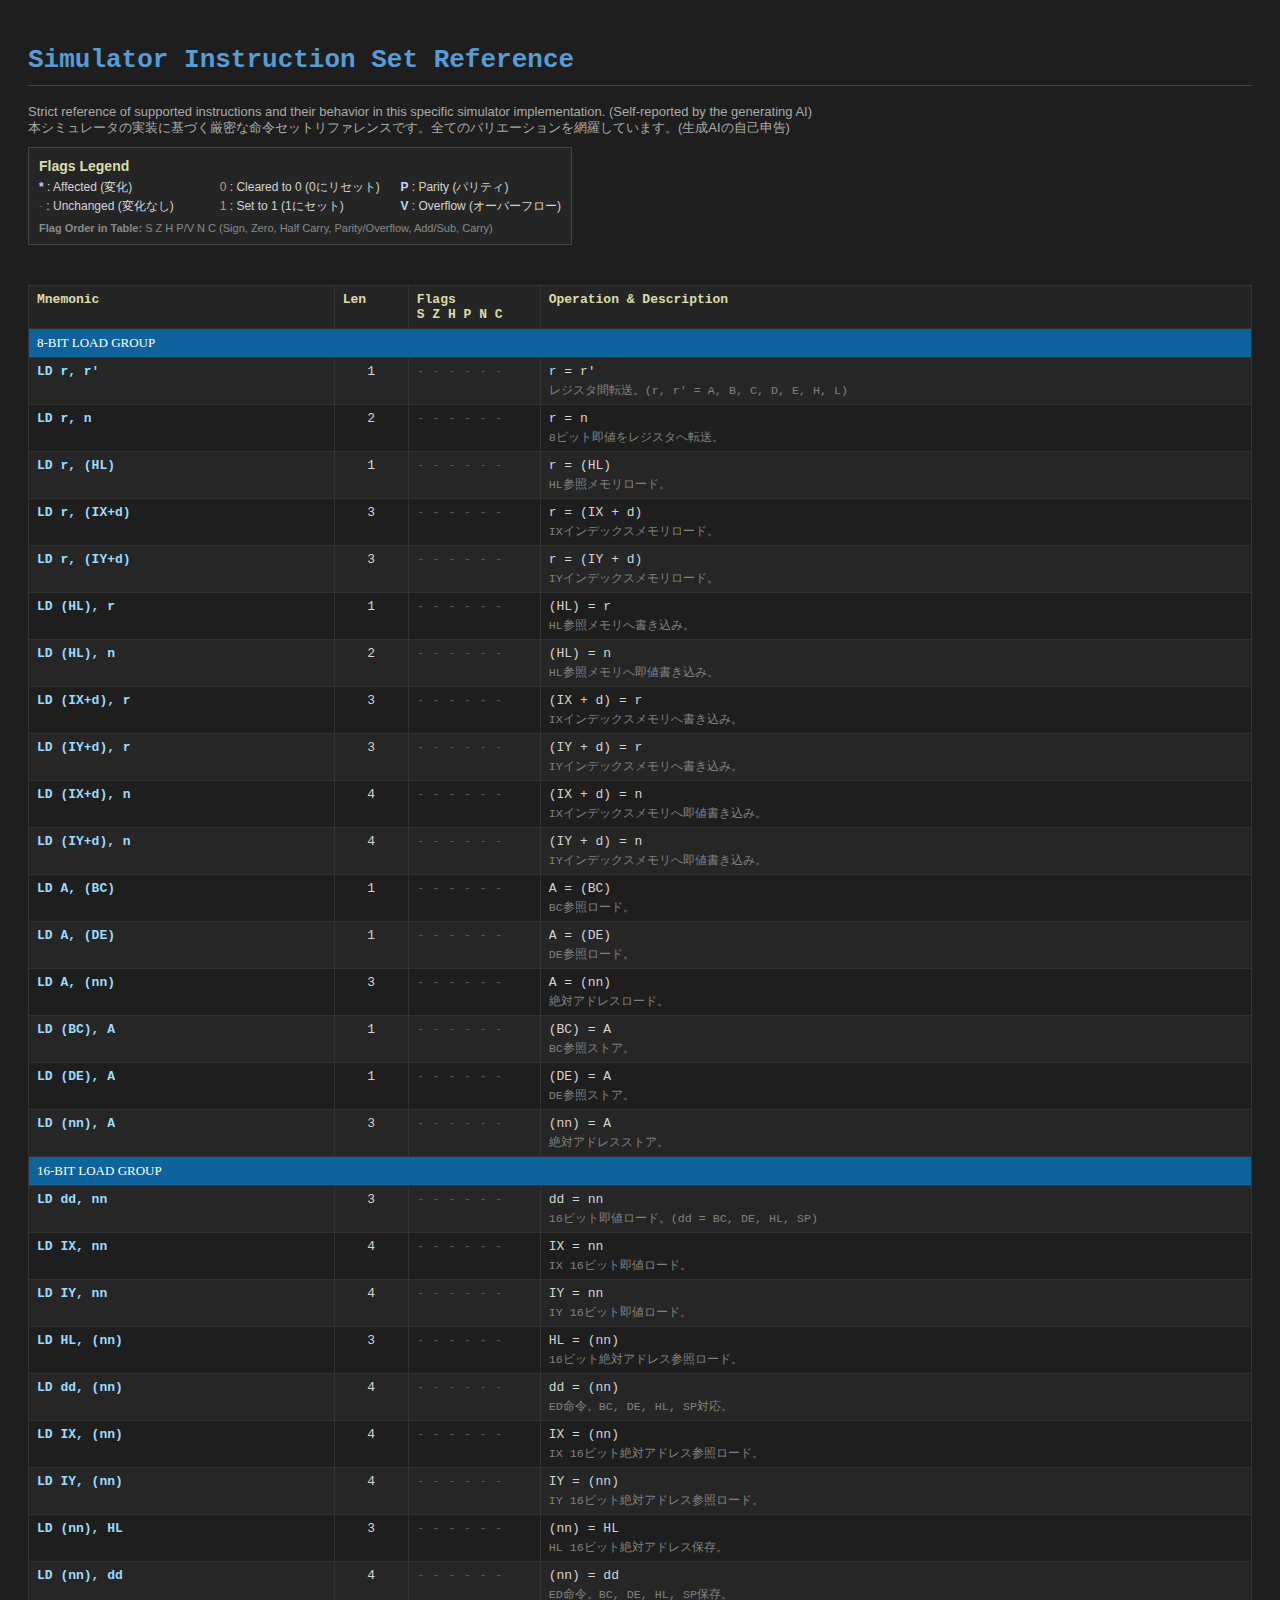
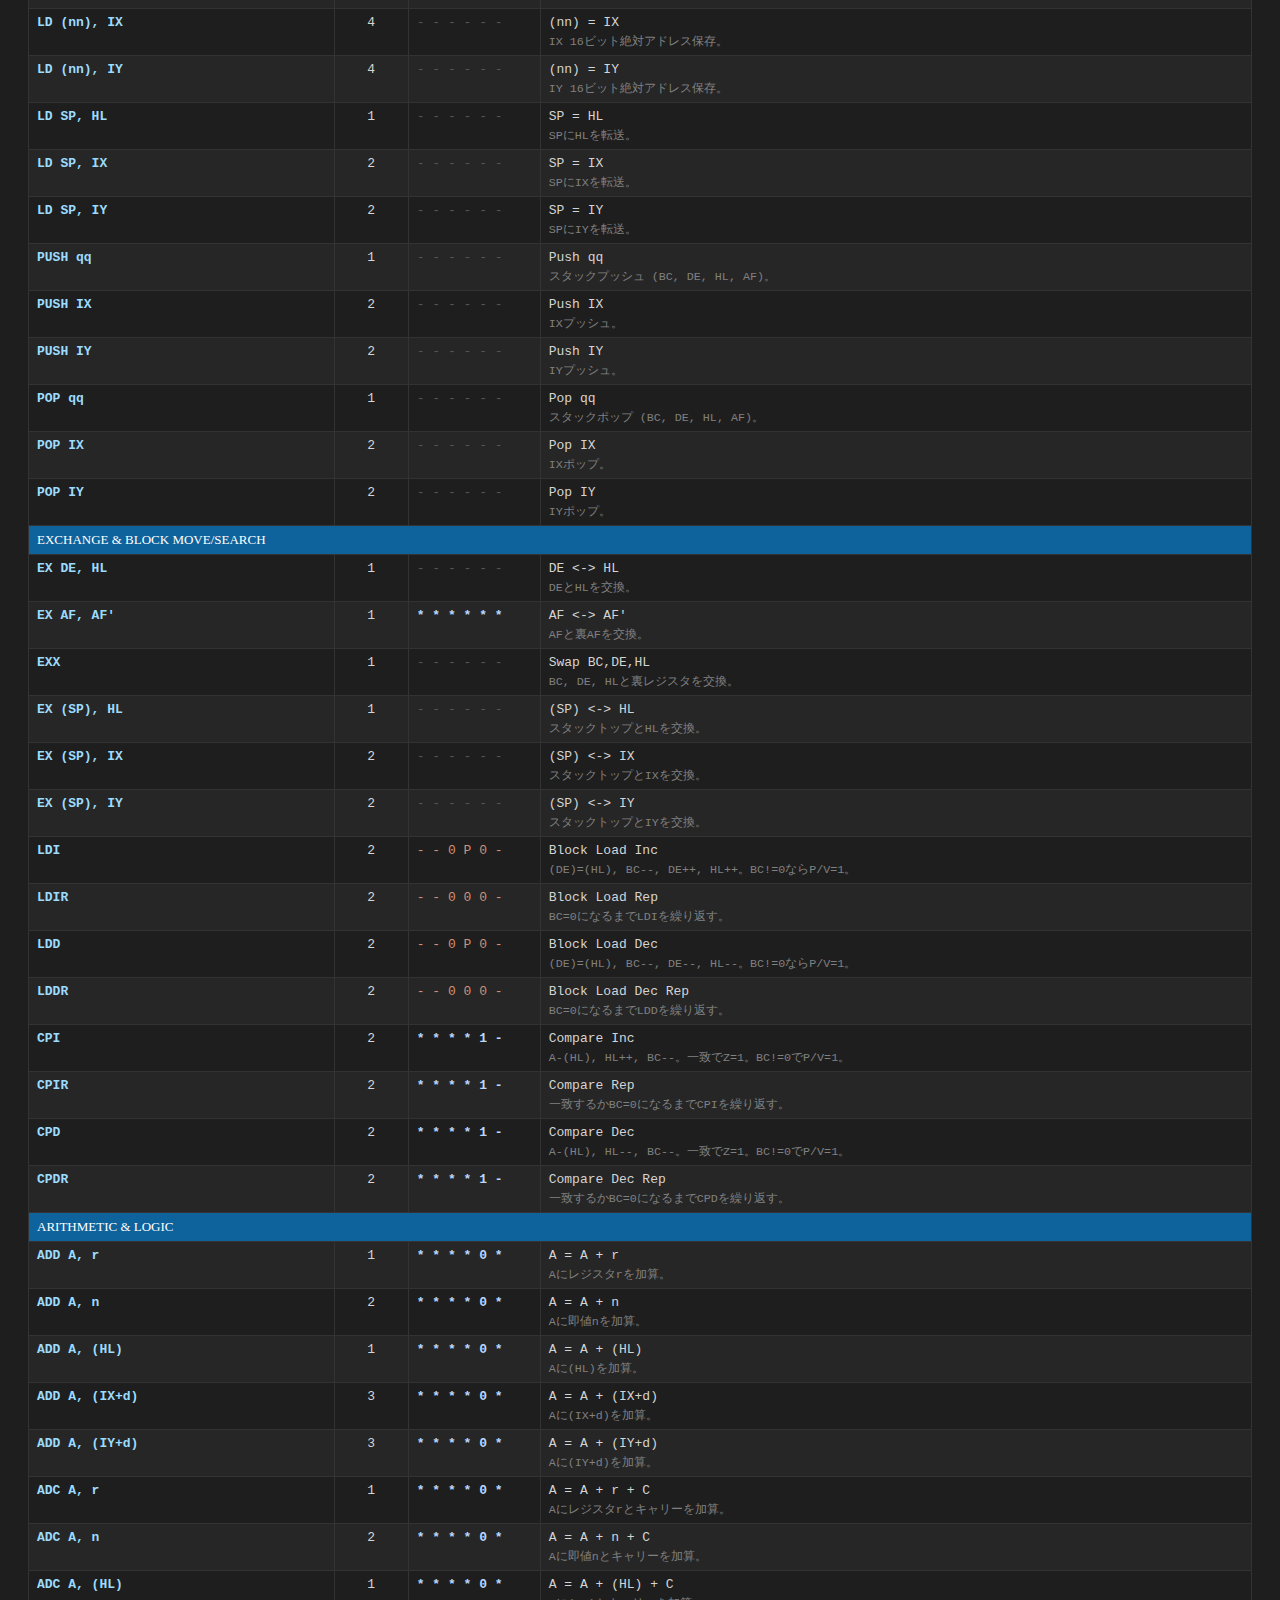
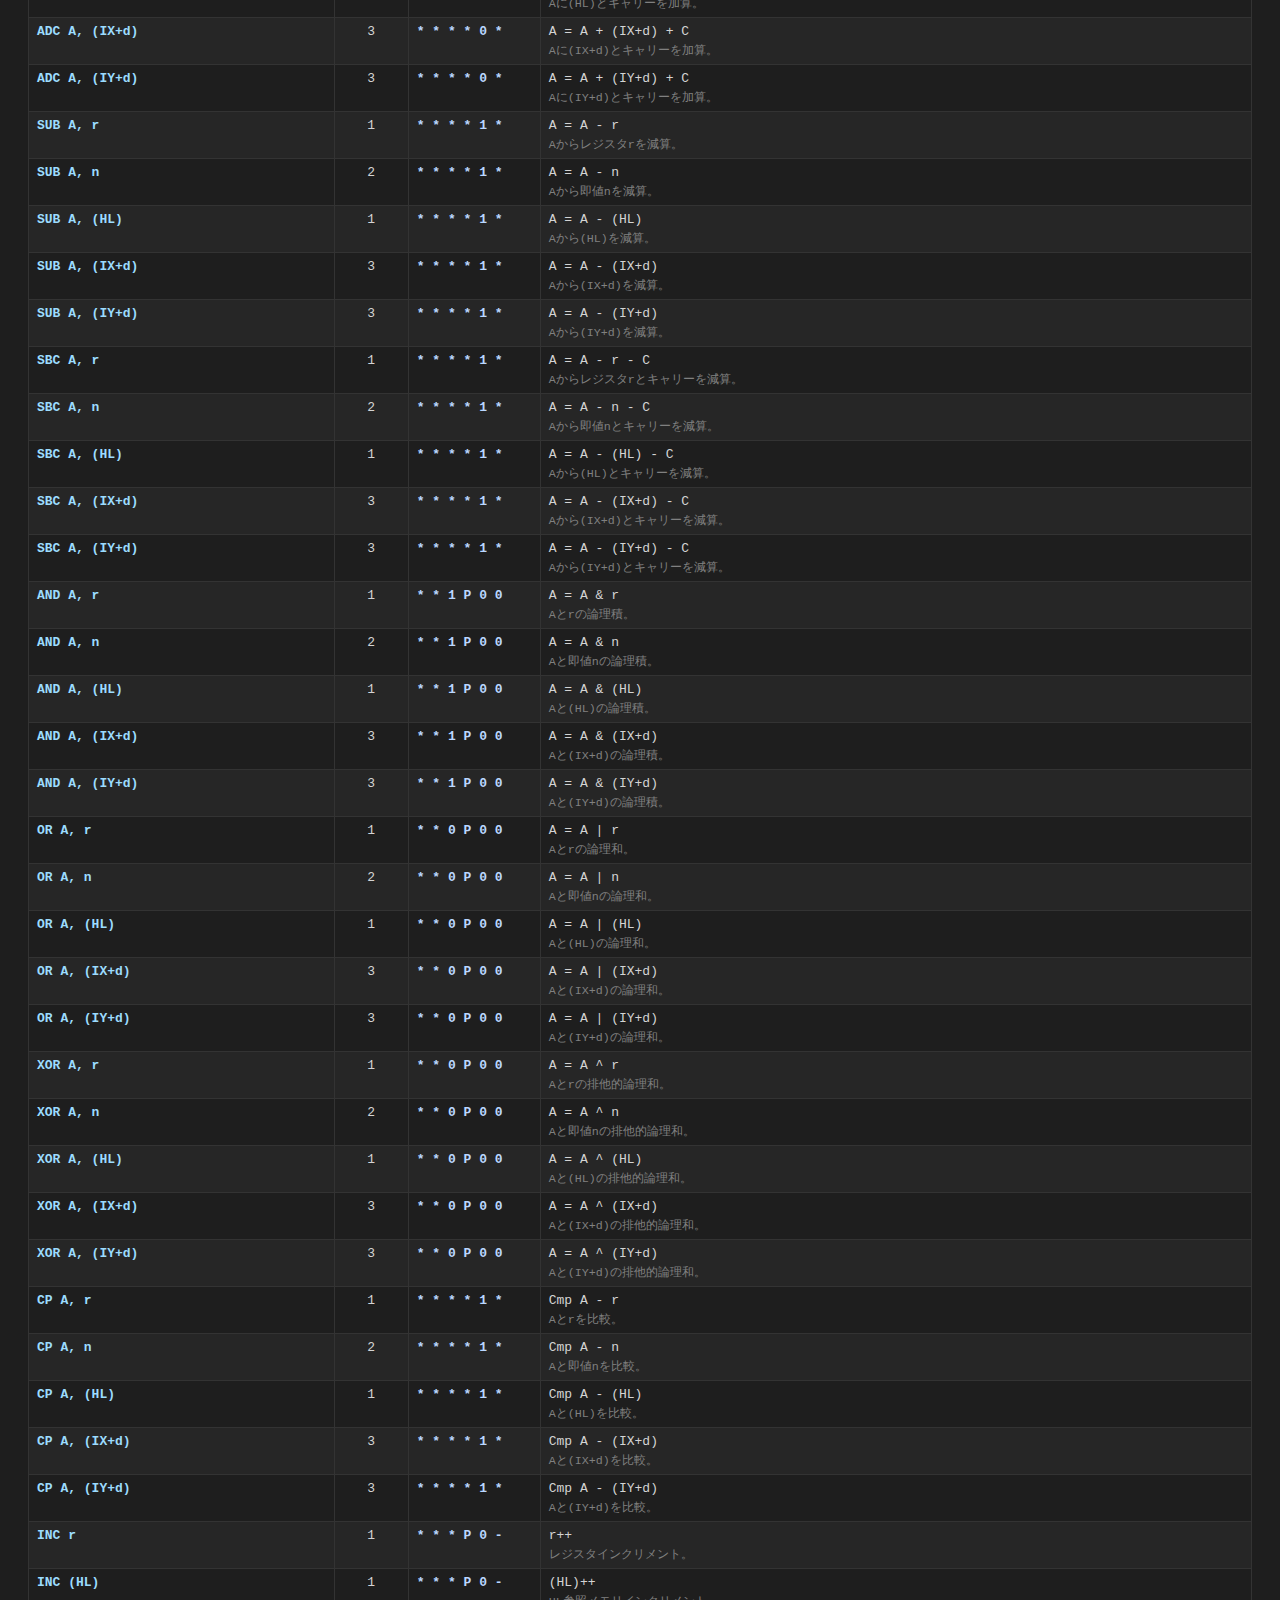
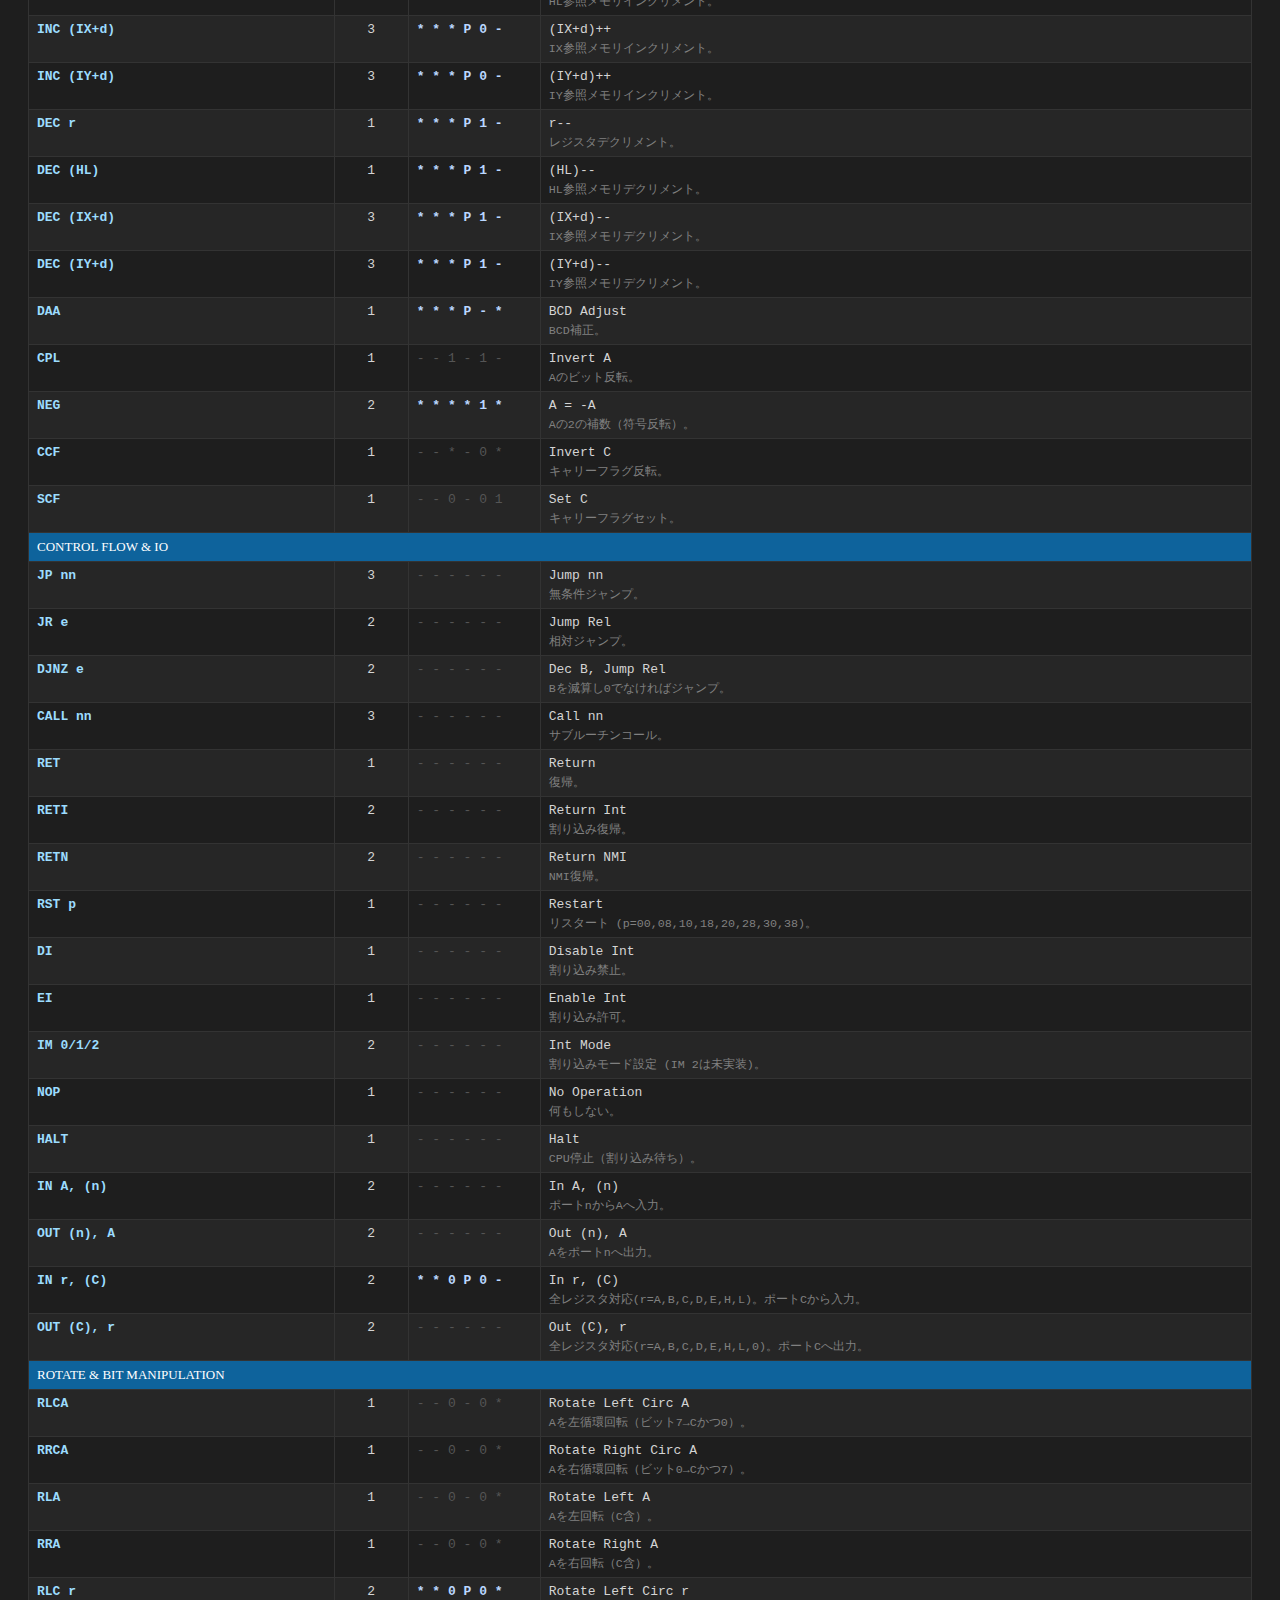
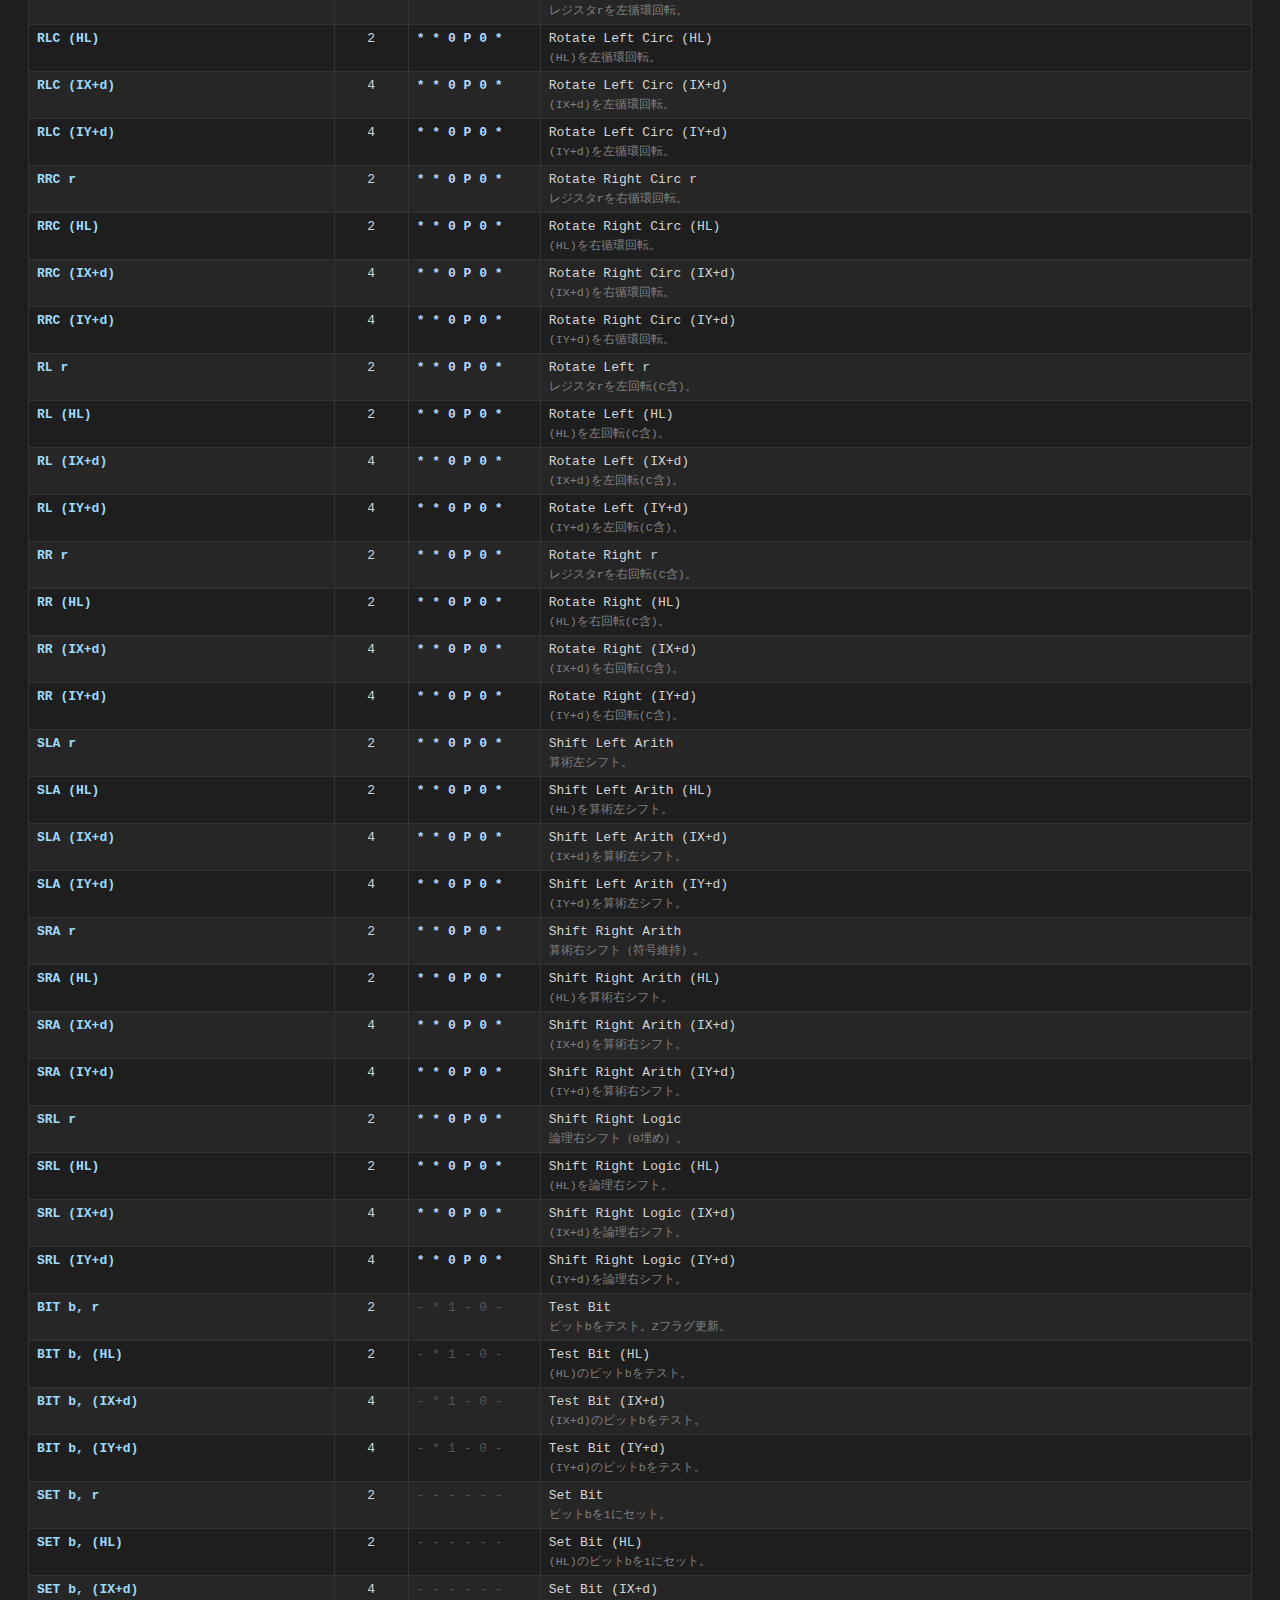
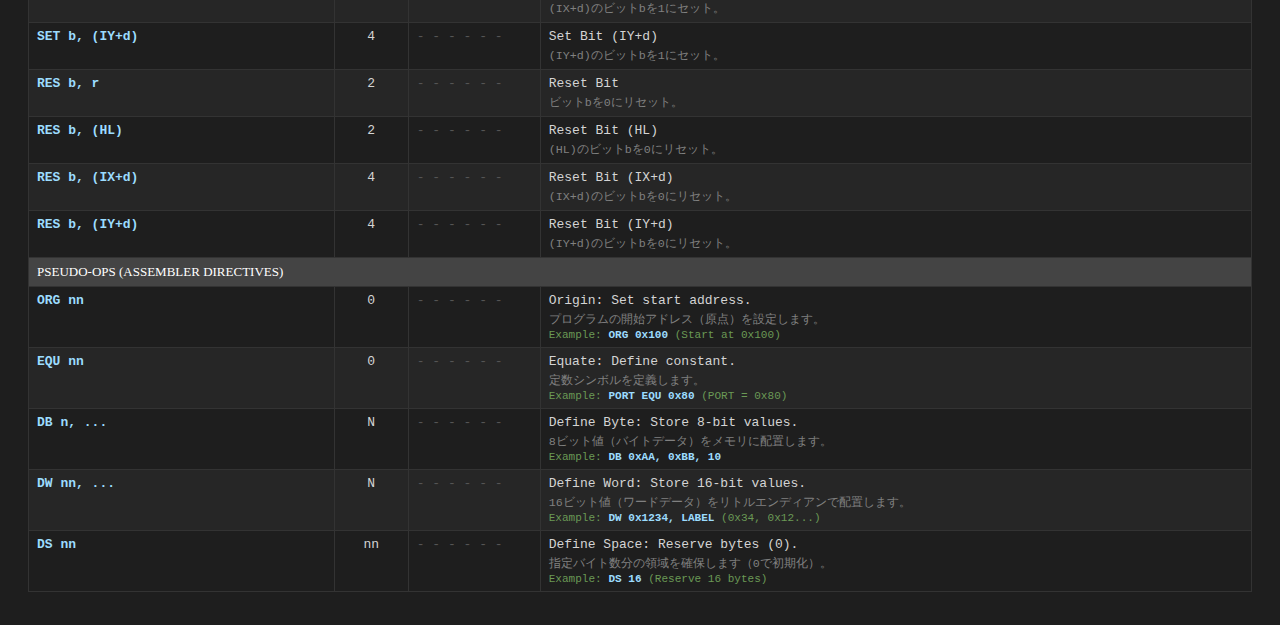
<file: instruction_set.html>
<!DOCTYPE html>
<html lang="ja">

<head>
    <meta charset="UTF-8">
    <meta name="viewport" content="width=device-width, initial-scale=1.0">
    <title>KabooZ80 Simulator Instruction Set Reference</title>
    <style>
        body {
            font-family: 'Consolas', 'Monaco', monospace;
            padding: 20px;
            background: #1e1e1e;
            color: #d4d4d4;
            font-size: 13px;
        }

        h1 {
            color: #569cd6;
            border-bottom: 1px solid #444;
            padding-bottom: 10px;
        }

        .intro {
            margin-bottom: 10px;
            color: #aaa;
            font-family: 'Segoe UI', sans-serif;
        }

        .legend {
            background: #252526;
            padding: 10px;
            border: 1px solid #444;
            margin-bottom: 20px;
            font-family: 'Segoe UI', sans-serif;
            display: inline-block;
        }

        .legend h3 {
            margin: 0 0 5px 0;
            color: #dcdcaa;
            font-size: 14px;
        }

        .legend ul {
            list-style: none;
            padding: 0;
            margin: 0;
            column-count: 3;
            column-gap: 20px;
        }

        .legend li {
            margin-bottom: 2px;
            font-size: 12px;
        }

        .legend p {
            margin: 5px 0 0 0;
            font-size: 11px;
            color: #888;
        }

        table {
            width: 100%;
            border-collapse: collapse;
            margin-top: 20px;
            table-layout: fixed;
        }

        th,
        td {
            border: 1px solid #333;
            padding: 6px 8px;
            text-align: left;
            vertical-align: top;
        }

        th {
            background: #252526;
            color: #dcdcaa;
            position: sticky;
            top: 0;
        }

        tr:nth-child(even) {
            background: #262626;
        }

        tr:hover {
            background: #333;
        }

        code {
            color: #9cdcfe;
            font-weight: bold;
        }

        .op {
            font-family: 'Segoe UI', sans-serif;
            color: #ce9178;
        }

        .flags {
            font-family: monospace;
            white-space: pre;
            text-align: center;
            width: 100px;
        }

        .len {
            text-align: center;
            width: 40px;
        }

        .desc-en {
            margin-bottom: 4px;
            display: block;
        }

        .desc-ja {
            color: #808080;
            font-size: 0.9em;
            display: block;
        }

        .example {
            color: #6a9955;
            font-size: 0.85em;
            display: block;
            margin-top: 2px;
        }

        /* Flag Colors */
        .f-aff {
            color: #bbd7ff;
            font-weight: bold;
        }

        .f-0 {
            color: #ce9178;
        }

        .f-1 {
            color: #ce9178;
        }

        .f-dash {
            color: #555;
        }

        /* Column Widths */
        th:nth-child(1) {
            width: 25%;
        }

        th:nth-child(2) {
            width: 5%;
        }

        th:nth-child(3) {
            width: 10%;
        }

        th:nth-child(4) {
            width: 60%;
        }
    </style>
</head>

<body>

    <h1>Simulator Instruction Set Reference</h1>
    <div class="intro">
        Strict reference of supported instructions and their behavior in this specific simulator implementation.
        (Self-reported by the generating AI)
        <br>
        <span class="ja">本シミュレータの実装に基づく厳密な命令セットリファレンスです。全てのバリエーションを網羅しています。(生成AIの自己申告)</span>
    </div>

    <div class="legend">
        <h3>Flags Legend</h3>
        <ul>
            <li><span class="f-aff">*</span> : Affected (変化)</li>
            <li><span class="f-dash">-</span> : Unchanged (変化なし)</li>
            <li><span class="f-0">0</span> : Cleared to 0 (0にリセット)</li>
            <li><span class="f-1">1</span> : Set to 1 (1にセット)</li>
            <li><span class="f-aff">P</span> : Parity (パリティ)</li>
            <li><span class="f-aff">V</span> : Overflow (オーバーフロー)</li>
        </ul>
        <p><strong>Flag Order in Table:</strong> S Z H P/V N C (Sign, Zero, Half Carry, Parity/Overflow, Add/Sub, Carry)
        </p>
    </div>

    <table>
        <thead>
            <tr>
                <th>Mnemonic</th>
                <th>Len</th>
                <th>Flags<br>S Z H P N C</th>
                <th>Operation & Description</th>
            </tr>
        </thead>
        <tbody>
            <!-- 8-BIT LOAD -->
            <tr>
                <td colspan="4" style="background:#0e639c; color:white; font-family:'Segoe UI'">8-BIT LOAD GROUP</td>
            </tr>

            <tr>
                <td><code>LD r, r'</code></td>
                <td class="len">1</td>
                <td><span class="f-dash">- - - - - -</span></td>
                <td><span class="desc-en">r = r'</span><span class="desc-ja">レジスタ間転送。(r, r' = A, B, C, D, E, H,
                        L)</span></td>
            </tr>
            <tr>
                <td><code>LD r, n</code></td>
                <td class="len">2</td>
                <td><span class="f-dash">- - - - - -</span></td>
                <td><span class="desc-en">r = n</span><span class="desc-ja">8ビット即値をレジスタへ転送。</span></td>
            </tr>
            <tr>
                <td><code>LD r, (HL)</code></td>
                <td class="len">1</td>
                <td><span class="f-dash">- - - - - -</span></td>
                <td><span class="desc-en">r = (HL)</span><span class="desc-ja">HL参照メモリロード。</span></td>
            </tr>
            <tr>
                <td><code>LD r, (IX+d)</code></td>
                <td class="len">3</td>
                <td><span class="f-dash">- - - - - -</span></td>
                <td><span class="desc-en">r = (IX + d)</span><span class="desc-ja">IXインデックスメモリロード。</span></td>
            </tr>
            <tr>
                <td><code>LD r, (IY+d)</code></td>
                <td class="len">3</td>
                <td><span class="f-dash">- - - - - -</span></td>
                <td><span class="desc-en">r = (IY + d)</span><span class="desc-ja">IYインデックスメモリロード。</span></td>
            </tr>
            <tr>
                <td><code>LD (HL), r</code></td>
                <td class="len">1</td>
                <td><span class="f-dash">- - - - - -</span></td>
                <td><span class="desc-en">(HL) = r</span><span class="desc-ja">HL参照メモリへ書き込み。</span></td>
            </tr>
            <tr>
                <td><code>LD (HL), n</code></td>
                <td class="len">2</td>
                <td><span class="f-dash">- - - - - -</span></td>
                <td><span class="desc-en">(HL) = n</span><span class="desc-ja">HL参照メモリへ即値書き込み。</span></td>
            </tr>
            <tr>
                <td><code>LD (IX+d), r</code></td>
                <td class="len">3</td>
                <td><span class="f-dash">- - - - - -</span></td>
                <td><span class="desc-en">(IX + d) = r</span><span class="desc-ja">IXインデックスメモリへ書き込み。</span></td>
            </tr>
            <tr>
                <td><code>LD (IY+d), r</code></td>
                <td class="len">3</td>
                <td><span class="f-dash">- - - - - -</span></td>
                <td><span class="desc-en">(IY + d) = r</span><span class="desc-ja">IYインデックスメモリへ書き込み。</span></td>
            </tr>
            <tr>
                <td><code>LD (IX+d), n</code></td>
                <td class="len">4</td>
                <td><span class="f-dash">- - - - - -</span></td>
                <td><span class="desc-en">(IX + d) = n</span><span class="desc-ja">IXインデックスメモリへ即値書き込み。</span></td>
            </tr>
            <tr>
                <td><code>LD (IY+d), n</code></td>
                <td class="len">4</td>
                <td><span class="f-dash">- - - - - -</span></td>
                <td><span class="desc-en">(IY + d) = n</span><span class="desc-ja">IYインデックスメモリへ即値書き込み。</span></td>
            </tr>
            <tr>
                <td><code>LD A, (BC)</code></td>
                <td class="len">1</td>
                <td><span class="f-dash">- - - - - -</span></td>
                <td><span class="desc-en">A = (BC)</span><span class="desc-ja">BC参照ロード。</span></td>
            </tr>
            <tr>
                <td><code>LD A, (DE)</code></td>
                <td class="len">1</td>
                <td><span class="f-dash">- - - - - -</span></td>
                <td><span class="desc-en">A = (DE)</span><span class="desc-ja">DE参照ロード。</span></td>
            </tr>
            <tr>
                <td><code>LD A, (nn)</code></td>
                <td class="len">3</td>
                <td><span class="f-dash">- - - - - -</span></td>
                <td><span class="desc-en">A = (nn)</span><span class="desc-ja">絶対アドレスロード。</span></td>
            </tr>
            <tr>
                <td><code>LD (BC), A</code></td>
                <td class="len">1</td>
                <td><span class="f-dash">- - - - - -</span></td>
                <td><span class="desc-en">(BC) = A</span><span class="desc-ja">BC参照ストア。</span></td>
            </tr>
            <tr>
                <td><code>LD (DE), A</code></td>
                <td class="len">1</td>
                <td><span class="f-dash">- - - - - -</span></td>
                <td><span class="desc-en">(DE) = A</span><span class="desc-ja">DE参照ストア。</span></td>
            </tr>
            <tr>
                <td><code>LD (nn), A</code></td>
                <td class="len">3</td>
                <td><span class="f-dash">- - - - - -</span></td>
                <td><span class="desc-en">(nn) = A</span><span class="desc-ja">絶対アドレスストア。</span></td>
            </tr>

            <!-- 16-BIT LOAD -->
            <tr>
                <td colspan="4" style="background:#0e639c; color:white; font-family:'Segoe UI'">16-BIT LOAD GROUP</td>
            </tr>

            <tr>
                <td><code>LD dd, nn</code></td>
                <td class="len">3</td>
                <td><span class="f-dash">- - - - - -</span></td>
                <td><span class="desc-en">dd = nn</span><span class="desc-ja">16ビット即値ロード。(dd = BC, DE, HL, SP)</span>
                </td>
            </tr>
            <tr>
                <td><code>LD IX, nn</code></td>
                <td class="len">4</td>
                <td><span class="f-dash">- - - - - -</span></td>
                <td><span class="desc-en">IX = nn</span><span class="desc-ja">IX 16ビット即値ロード。</span></td>
            </tr>
            <tr>
                <td><code>LD IY, nn</code></td>
                <td class="len">4</td>
                <td><span class="f-dash">- - - - - -</span></td>
                <td><span class="desc-en">IY = nn</span><span class="desc-ja">IY 16ビット即値ロード。</span></td>
            </tr>
            <tr>
                <td><code>LD HL, (nn)</code></td>
                <td class="len">3</td>
                <td><span class="f-dash">- - - - - -</span></td>
                <td><span class="desc-en">HL = (nn)</span><span class="desc-ja">16ビット絶対アドレス参照ロード。</span></td>
            </tr>
            <tr>
                <td><code>LD dd, (nn)</code></td>
                <td class="len">4</td>
                <td><span class="f-dash">- - - - - -</span></td>
                <td><span class="desc-en">dd = (nn)</span><span class="desc-ja">ED命令。BC, DE, HL, SP対応。</span></td>
            </tr>
            <tr>
                <td><code>LD IX, (nn)</code></td>
                <td class="len">4</td>
                <td><span class="f-dash">- - - - - -</span></td>
                <td><span class="desc-en">IX = (nn)</span><span class="desc-ja">IX 16ビット絶対アドレス参照ロード。</span></td>
            </tr>
            <tr>
                <td><code>LD IY, (nn)</code></td>
                <td class="len">4</td>
                <td><span class="f-dash">- - - - - -</span></td>
                <td><span class="desc-en">IY = (nn)</span><span class="desc-ja">IY 16ビット絶対アドレス参照ロード。</span></td>
            </tr>
            <tr>
                <td><code>LD (nn), HL</code></td>
                <td class="len">3</td>
                <td><span class="f-dash">- - - - - -</span></td>
                <td><span class="desc-en">(nn) = HL</span><span class="desc-ja">HL 16ビット絶対アドレス保存。</span></td>
            </tr>
            <tr>
                <td><code>LD (nn), dd</code></td>
                <td class="len">4</td>
                <td><span class="f-dash">- - - - - -</span></td>
                <td><span class="desc-en">(nn) = dd</span><span class="desc-ja">ED命令。BC, DE, HL, SP保存。</span></td>
            </tr>
            <tr>
                <td><code>LD (nn), IX</code></td>
                <td class="len">4</td>
                <td><span class="f-dash">- - - - - -</span></td>
                <td><span class="desc-en">(nn) = IX</span><span class="desc-ja">IX 16ビット絶対アドレス保存。</span></td>
            </tr>
            <tr>
                <td><code>LD (nn), IY</code></td>
                <td class="len">4</td>
                <td><span class="f-dash">- - - - - -</span></td>
                <td><span class="desc-en">(nn) = IY</span><span class="desc-ja">IY 16ビット絶対アドレス保存。</span></td>
            </tr>
            <tr>
                <td><code>LD SP, HL</code></td>
                <td class="len">1</td>
                <td><span class="f-dash">- - - - - -</span></td>
                <td><span class="desc-en">SP = HL</span><span class="desc-ja">SPにHLを転送。</span></td>
            </tr>
            <tr>
                <td><code>LD SP, IX</code></td>
                <td class="len">2</td>
                <td><span class="f-dash">- - - - - -</span></td>
                <td><span class="desc-en">SP = IX</span><span class="desc-ja">SPにIXを転送。</span></td>
            </tr>
            <tr>
                <td><code>LD SP, IY</code></td>
                <td class="len">2</td>
                <td><span class="f-dash">- - - - - -</span></td>
                <td><span class="desc-en">SP = IY</span><span class="desc-ja">SPにIYを転送。</span></td>
            </tr>
            <tr>
                <td><code>PUSH qq</code></td>
                <td class="len">1</td>
                <td><span class="f-dash">- - - - - -</span></td>
                <td><span class="desc-en">Push qq</span><span class="desc-ja">スタックプッシュ (BC, DE, HL, AF)。</span></td>
            </tr>
            <tr>
                <td><code>PUSH IX</code></td>
                <td class="len">2</td>
                <td><span class="f-dash">- - - - - -</span></td>
                <td><span class="desc-en">Push IX</span><span class="desc-ja">IXプッシュ。</span></td>
            </tr>
            <tr>
                <td><code>PUSH IY</code></td>
                <td class="len">2</td>
                <td><span class="f-dash">- - - - - -</span></td>
                <td><span class="desc-en">Push IY</span><span class="desc-ja">IYプッシュ。</span></td>
            </tr>
            <tr>
                <td><code>POP qq</code></td>
                <td class="len">1</td>
                <td><span class="f-dash">- - - - - -</span></td>
                <td><span class="desc-en">Pop qq</span><span class="desc-ja">スタックポップ (BC, DE, HL, AF)。</span></td>
            </tr>
            <tr>
                <td><code>POP IX</code></td>
                <td class="len">2</td>
                <td><span class="f-dash">- - - - - -</span></td>
                <td><span class="desc-en">Pop IX</span><span class="desc-ja">IXポップ。</span></td>
            </tr>
            <tr>
                <td><code>POP IY</code></td>
                <td class="len">2</td>
                <td><span class="f-dash">- - - - - -</span></td>
                <td><span class="desc-en">Pop IY</span><span class="desc-ja">IYポップ。</span></td>
            </tr>

            <!-- EXCHANGE, BLOCK, SEARCH -->
            <tr>
                <td colspan="4" style="background:#0e639c; color:white; font-family:'Segoe UI'">EXCHANGE & BLOCK
                    MOVE/SEARCH</td>
            </tr>

            <tr>
                <td><code>EX DE, HL</code></td>
                <td class="len">1</td>
                <td><span class="f-dash">- - - - - -</span></td>
                <td><span class="desc-en">DE <-> HL</span><span class="desc-ja">DEとHLを交換。</span></td>
            </tr>
            <tr>
                <td><code>EX AF, AF'</code></td>
                <td class="len">1</td>
                <td><span class="f-aff">* * * * * *</span></td>
                <td><span class="desc-en">AF <-> AF'</span><span class="desc-ja">AFと裏AFを交換。</span></td>
            </tr>
            <tr>
                <td><code>EXX</code></td>
                <td class="len">1</td>
                <td><span class="f-dash">- - - - - -</span></td>
                <td><span class="desc-en">Swap BC,DE,HL</span><span class="desc-ja">BC, DE, HLと裏レジスタを交換。</span></td>
            </tr>
            <tr>
                <td><code>EX (SP), HL</code></td>
                <td class="len">1</td>
                <td><span class="f-dash">- - - - - -</span></td>
                <td><span class="desc-en">(SP) <-> HL</span><span class="desc-ja">スタックトップとHLを交換。</span></td>
            </tr>
            <tr>
                <td><code>EX (SP), IX</code></td>
                <td class="len">2</td>
                <td><span class="f-dash">- - - - - -</span></td>
                <td><span class="desc-en">(SP) <-> IX</span><span class="desc-ja">スタックトップとIXを交換。</span></td>
            </tr>
            <tr>
                <td><code>EX (SP), IY</code></td>
                <td class="len">2</td>
                <td><span class="f-dash">- - - - - -</span></td>
                <td><span class="desc-en">(SP) <-> IY</span><span class="desc-ja">スタックトップとIYを交換。</span></td>
            </tr>

            <tr>
                <td><code>LDI</code></td>
                <td class="len">2</td>
                <td><span class="f-0">- - 0 P 0 -</span></td>
                <td><span class="desc-en">Block Load Inc</span><span class="desc-ja">(DE)=(HL), BC--, DE++,
                        HL++。BC!=0ならP/V=1。</span></td>
            </tr>
            <tr>
                <td><code>LDIR</code></td>
                <td class="len">2</td>
                <td><span class="f-0">- - 0 0 0 -</span></td>
                <td><span class="desc-en">Block Load Rep</span><span class="desc-ja">BC=0になるまでLDIを繰り返す。</span></td>
            </tr>
            <tr>
                <td><code>LDD</code></td>
                <td class="len">2</td>
                <td><span class="f-0">- - 0 P 0 -</span></td>
                <td><span class="desc-en">Block Load Dec</span><span class="desc-ja">(DE)=(HL), BC--, DE--,
                        HL--。BC!=0ならP/V=1。</span></td>
            </tr>
            <tr>
                <td><code>LDDR</code></td>
                <td class="len">2</td>
                <td><span class="f-0">- - 0 0 0 -</span></td>
                <td><span class="desc-en">Block Load Dec Rep</span><span class="desc-ja">BC=0になるまでLDDを繰り返す。</span></td>
            </tr>
            <tr>
                <td><code>CPI</code></td>
                <td class="len">2</td>
                <td><span class="f-aff">* * * * 1 -</span></td>
                <td><span class="desc-en">Compare Inc</span><span class="desc-ja">A-(HL), HL++,
                        BC--。一致でZ=1。BC!=0でP/V=1。</span></td>
            </tr>
            <tr>
                <td><code>CPIR</code></td>
                <td class="len">2</td>
                <td><span class="f-aff">* * * * 1 -</span></td>
                <td><span class="desc-en">Compare Rep</span><span class="desc-ja">一致するかBC=0になるまでCPIを繰り返す。</span></td>
            </tr>
            <tr>
                <td><code>CPD</code></td>
                <td class="len">2</td>
                <td><span class="f-aff">* * * * 1 -</span></td>
                <td><span class="desc-en">Compare Dec</span><span class="desc-ja">A-(HL), HL--,
                        BC--。一致でZ=1。BC!=0でP/V=1。</span></td>
            </tr>
            <tr>
                <td><code>CPDR</code></td>
                <td class="len">2</td>
                <td><span class="f-aff">* * * * 1 -</span></td>
                <td><span class="desc-en">Compare Dec Rep</span><span class="desc-ja">一致するかBC=0になるまでCPDを繰り返す。</span>
                </td>
            </tr>

            <!-- ARITHMETIC -->
            <tr>
                <td colspan="4" style="background:#0e639c; color:white; font-family:'Segoe UI'">ARITHMETIC & LOGIC</td>
            </tr>

            <!-- ADD -->
            <tr>
                <td><code>ADD A, r</code></td>
                <td class="len">1</td>
                <td><span class="f-aff">* * * * 0 *</span></td>
                <td><span class="desc-en">A = A + r</span><span class="desc-ja">Aにレジスタrを加算。</span></td>
            </tr>
            <tr>
                <td><code>ADD A, n</code></td>
                <td class="len">2</td>
                <td><span class="f-aff">* * * * 0 *</span></td>
                <td><span class="desc-en">A = A + n</span><span class="desc-ja">Aに即値nを加算。</span></td>
            </tr>
            <tr>
                <td><code>ADD A, (HL)</code></td>
                <td class="len">1</td>
                <td><span class="f-aff">* * * * 0 *</span></td>
                <td><span class="desc-en">A = A + (HL)</span><span class="desc-ja">Aに(HL)を加算。</span></td>
            </tr>
            <tr>
                <td><code>ADD A, (IX+d)</code></td>
                <td class="len">3</td>
                <td><span class="f-aff">* * * * 0 *</span></td>
                <td><span class="desc-en">A = A + (IX+d)</span><span class="desc-ja">Aに(IX+d)を加算。</span></td>
            </tr>
            <tr>
                <td><code>ADD A, (IY+d)</code></td>
                <td class="len">3</td>
                <td><span class="f-aff">* * * * 0 *</span></td>
                <td><span class="desc-en">A = A + (IY+d)</span><span class="desc-ja">Aに(IY+d)を加算。</span></td>
            </tr>

            <!-- ADC -->
            <tr>
                <td><code>ADC A, r</code></td>
                <td class="len">1</td>
                <td><span class="f-aff">* * * * 0 *</span></td>
                <td><span class="desc-en">A = A + r + C</span><span class="desc-ja">Aにレジスタrとキャリーを加算。</span></td>
            </tr>
            <tr>
                <td><code>ADC A, n</code></td>
                <td class="len">2</td>
                <td><span class="f-aff">* * * * 0 *</span></td>
                <td><span class="desc-en">A = A + n + C</span><span class="desc-ja">Aに即値nとキャリーを加算。</span></td>
            </tr>
            <tr>
                <td><code>ADC A, (HL)</code></td>
                <td class="len">1</td>
                <td><span class="f-aff">* * * * 0 *</span></td>
                <td><span class="desc-en">A = A + (HL) + C</span><span class="desc-ja">Aに(HL)とキャリーを加算。</span></td>
            </tr>
            <tr>
                <td><code>ADC A, (IX+d)</code></td>
                <td class="len">3</td>
                <td><span class="f-aff">* * * * 0 *</span></td>
                <td><span class="desc-en">A = A + (IX+d) + C</span><span class="desc-ja">Aに(IX+d)とキャリーを加算。</span></td>
            </tr>
            <tr>
                <td><code>ADC A, (IY+d)</code></td>
                <td class="len">3</td>
                <td><span class="f-aff">* * * * 0 *</span></td>
                <td><span class="desc-en">A = A + (IY+d) + C</span><span class="desc-ja">Aに(IY+d)とキャリーを加算。</span></td>
            </tr>

            <!-- SUB -->
            <tr>
                <td><code>SUB A, r</code></td>
                <td class="len">1</td>
                <td><span class="f-aff">* * * * 1 *</span></td>
                <td><span class="desc-en">A = A - r</span><span class="desc-ja">Aからレジスタrを減算。</span></td>
            </tr>
            <tr>
                <td><code>SUB A, n</code></td>
                <td class="len">2</td>
                <td><span class="f-aff">* * * * 1 *</span></td>
                <td><span class="desc-en">A = A - n</span><span class="desc-ja">Aから即値nを減算。</span></td>
            </tr>
            <tr>
                <td><code>SUB A, (HL)</code></td>
                <td class="len">1</td>
                <td><span class="f-aff">* * * * 1 *</span></td>
                <td><span class="desc-en">A = A - (HL)</span><span class="desc-ja">Aから(HL)を減算。</span></td>
            </tr>
            <tr>
                <td><code>SUB A, (IX+d)</code></td>
                <td class="len">3</td>
                <td><span class="f-aff">* * * * 1 *</span></td>
                <td><span class="desc-en">A = A - (IX+d)</span><span class="desc-ja">Aから(IX+d)を減算。</span></td>
            </tr>
            <tr>
                <td><code>SUB A, (IY+d)</code></td>
                <td class="len">3</td>
                <td><span class="f-aff">* * * * 1 *</span></td>
                <td><span class="desc-en">A = A - (IY+d)</span><span class="desc-ja">Aから(IY+d)を減算。</span></td>
            </tr>

            <!-- SBC -->
            <tr>
                <td><code>SBC A, r</code></td>
                <td class="len">1</td>
                <td><span class="f-aff">* * * * 1 *</span></td>
                <td><span class="desc-en">A = A - r - C</span><span class="desc-ja">Aからレジスタrとキャリーを減算。</span></td>
            </tr>
            <tr>
                <td><code>SBC A, n</code></td>
                <td class="len">2</td>
                <td><span class="f-aff">* * * * 1 *</span></td>
                <td><span class="desc-en">A = A - n - C</span><span class="desc-ja">Aから即値nとキャリーを減算。</span></td>
            </tr>
            <tr>
                <td><code>SBC A, (HL)</code></td>
                <td class="len">1</td>
                <td><span class="f-aff">* * * * 1 *</span></td>
                <td><span class="desc-en">A = A - (HL) - C</span><span class="desc-ja">Aから(HL)とキャリーを減算。</span></td>
            </tr>
            <tr>
                <td><code>SBC A, (IX+d)</code></td>
                <td class="len">3</td>
                <td><span class="f-aff">* * * * 1 *</span></td>
                <td><span class="desc-en">A = A - (IX+d) - C</span><span class="desc-ja">Aから(IX+d)とキャリーを減算。</span></td>
            </tr>
            <tr>
                <td><code>SBC A, (IY+d)</code></td>
                <td class="len">3</td>
                <td><span class="f-aff">* * * * 1 *</span></td>
                <td><span class="desc-en">A = A - (IY+d) - C</span><span class="desc-ja">Aから(IY+d)とキャリーを減算。</span></td>
            </tr>

            <!-- AND -->
            <tr>
                <td><code>AND A, r</code></td>
                <td class="len">1</td>
                <td><span class="f-aff">* * 1 P 0 0</span></td>
                <td><span class="desc-en">A = A & r</span><span class="desc-ja">Aとrの論理積。</span></td>
            </tr>
            <tr>
                <td><code>AND A, n</code></td>
                <td class="len">2</td>
                <td><span class="f-aff">* * 1 P 0 0</span></td>
                <td><span class="desc-en">A = A & n</span><span class="desc-ja">Aと即値nの論理積。</span></td>
            </tr>
            <tr>
                <td><code>AND A, (HL)</code></td>
                <td class="len">1</td>
                <td><span class="f-aff">* * 1 P 0 0</span></td>
                <td><span class="desc-en">A = A & (HL)</span><span class="desc-ja">Aと(HL)の論理積。</span></td>
            </tr>
            <tr>
                <td><code>AND A, (IX+d)</code></td>
                <td class="len">3</td>
                <td><span class="f-aff">* * 1 P 0 0</span></td>
                <td><span class="desc-en">A = A & (IX+d)</span><span class="desc-ja">Aと(IX+d)の論理積。</span></td>
            </tr>
            <tr>
                <td><code>AND A, (IY+d)</code></td>
                <td class="len">3</td>
                <td><span class="f-aff">* * 1 P 0 0</span></td>
                <td><span class="desc-en">A = A & (IY+d)</span><span class="desc-ja">Aと(IY+d)の論理積。</span></td>
            </tr>

            <!-- OR -->
            <tr>
                <td><code>OR A, r</code></td>
                <td class="len">1</td>
                <td><span class="f-aff">* * 0 P 0 0</span></td>
                <td><span class="desc-en">A = A | r</span><span class="desc-ja">Aとrの論理和。</span></td>
            </tr>
            <tr>
                <td><code>OR A, n</code></td>
                <td class="len">2</td>
                <td><span class="f-aff">* * 0 P 0 0</span></td>
                <td><span class="desc-en">A = A | n</span><span class="desc-ja">Aと即値nの論理和。</span></td>
            </tr>
            <tr>
                <td><code>OR A, (HL)</code></td>
                <td class="len">1</td>
                <td><span class="f-aff">* * 0 P 0 0</span></td>
                <td><span class="desc-en">A = A | (HL)</span><span class="desc-ja">Aと(HL)の論理和。</span></td>
            </tr>
            <tr>
                <td><code>OR A, (IX+d)</code></td>
                <td class="len">3</td>
                <td><span class="f-aff">* * 0 P 0 0</span></td>
                <td><span class="desc-en">A = A | (IX+d)</span><span class="desc-ja">Aと(IX+d)の論理和。</span></td>
            </tr>
            <tr>
                <td><code>OR A, (IY+d)</code></td>
                <td class="len">3</td>
                <td><span class="f-aff">* * 0 P 0 0</span></td>
                <td><span class="desc-en">A = A | (IY+d)</span><span class="desc-ja">Aと(IY+d)の論理和。</span></td>
            </tr>

            <!-- XOR -->
            <tr>
                <td><code>XOR A, r</code></td>
                <td class="len">1</td>
                <td><span class="f-aff">* * 0 P 0 0</span></td>
                <td><span class="desc-en">A = A ^ r</span><span class="desc-ja">Aとrの排他的論理和。</span></td>
            </tr>
            <tr>
                <td><code>XOR A, n</code></td>
                <td class="len">2</td>
                <td><span class="f-aff">* * 0 P 0 0</span></td>
                <td><span class="desc-en">A = A ^ n</span><span class="desc-ja">Aと即値nの排他的論理和。</span></td>
            </tr>
            <tr>
                <td><code>XOR A, (HL)</code></td>
                <td class="len">1</td>
                <td><span class="f-aff">* * 0 P 0 0</span></td>
                <td><span class="desc-en">A = A ^ (HL)</span><span class="desc-ja">Aと(HL)の排他的論理和。</span></td>
            </tr>
            <tr>
                <td><code>XOR A, (IX+d)</code></td>
                <td class="len">3</td>
                <td><span class="f-aff">* * 0 P 0 0</span></td>
                <td><span class="desc-en">A = A ^ (IX+d)</span><span class="desc-ja">Aと(IX+d)の排他的論理和。</span></td>
            </tr>
            <tr>
                <td><code>XOR A, (IY+d)</code></td>
                <td class="len">3</td>
                <td><span class="f-aff">* * 0 P 0 0</span></td>
                <td><span class="desc-en">A = A ^ (IY+d)</span><span class="desc-ja">Aと(IY+d)の排他的論理和。</span></td>
            </tr>

            <!-- CP -->
            <tr>
                <td><code>CP A, r</code></td>
                <td class="len">1</td>
                <td><span class="f-aff">* * * * 1 *</span></td>
                <td><span class="desc-en">Cmp A - r</span><span class="desc-ja">Aとrを比較。</span></td>
            </tr>
            <tr>
                <td><code>CP A, n</code></td>
                <td class="len">2</td>
                <td><span class="f-aff">* * * * 1 *</span></td>
                <td><span class="desc-en">Cmp A - n</span><span class="desc-ja">Aと即値nを比較。</span></td>
            </tr>
            <tr>
                <td><code>CP A, (HL)</code></td>
                <td class="len">1</td>
                <td><span class="f-aff">* * * * 1 *</span></td>
                <td><span class="desc-en">Cmp A - (HL)</span><span class="desc-ja">Aと(HL)を比較。</span></td>
            </tr>
            <tr>
                <td><code>CP A, (IX+d)</code></td>
                <td class="len">3</td>
                <td><span class="f-aff">* * * * 1 *</span></td>
                <td><span class="desc-en">Cmp A - (IX+d)</span><span class="desc-ja">Aと(IX+d)を比較。</span></td>
            </tr>
            <tr>
                <td><code>CP A, (IY+d)</code></td>
                <td class="len">3</td>
                <td><span class="f-aff">* * * * 1 *</span></td>
                <td><span class="desc-en">Cmp A - (IY+d)</span><span class="desc-ja">Aと(IY+d)を比較。</span></td>
            </tr>

            <!-- INC/DEC -->
            <tr>
                <td><code>INC r</code></td>
                <td class="len">1</td>
                <td><span class="f-aff">* * * P 0 -</span></td>
                <td><span class="desc-en">r++</span><span class="desc-ja">レジスタインクリメント。</span></td>
            </tr>
            <tr>
                <td><code>INC (HL)</code></td>
                <td class="len">1</td>
                <td><span class="f-aff">* * * P 0 -</span></td>
                <td><span class="desc-en">(HL)++</span><span class="desc-ja">HL参照メモリインクリメント。</span></td>
            </tr>
            <tr>
                <td><code>INC (IX+d)</code></td>
                <td class="len">3</td>
                <td><span class="f-aff">* * * P 0 -</span></td>
                <td><span class="desc-en">(IX+d)++</span><span class="desc-ja">IX参照メモリインクリメント。</span></td>
            </tr>
            <tr>
                <td><code>INC (IY+d)</code></td>
                <td class="len">3</td>
                <td><span class="f-aff">* * * P 0 -</span></td>
                <td><span class="desc-en">(IY+d)++</span><span class="desc-ja">IY参照メモリインクリメント。</span></td>
            </tr>

            <tr>
                <td><code>DEC r</code></td>
                <td class="len">1</td>
                <td><span class="f-aff">* * * P 1 -</span></td>
                <td><span class="desc-en">r--</span><span class="desc-ja">レジスタデクリメント。</span></td>
            </tr>
            <tr>
                <td><code>DEC (HL)</code></td>
                <td class="len">1</td>
                <td><span class="f-aff">* * * P 1 -</span></td>
                <td><span class="desc-en">(HL)--</span><span class="desc-ja">HL参照メモリデクリメント。</span></td>
            </tr>
            <tr>
                <td><code>DEC (IX+d)</code></td>
                <td class="len">3</td>
                <td><span class="f-aff">* * * P 1 -</span></td>
                <td><span class="desc-en">(IX+d)--</span><span class="desc-ja">IX参照メモリデクリメント。</span></td>
            </tr>
            <tr>
                <td><code>DEC (IY+d)</code></td>
                <td class="len">3</td>
                <td><span class="f-aff">* * * P 1 -</span></td>
                <td><span class="desc-en">(IY+d)--</span><span class="desc-ja">IY参照メモリデクリメント。</span></td>
            </tr>

            <tr>
                <td><code>DAA</code></td>
                <td class="len">1</td>
                <td><span class="f-aff">* * * P - *</span></td>
                <td><span class="desc-en">BCD Adjust</span><span class="desc-ja">BCD補正。</span></td>
            </tr>
            <tr>
                <td><code>CPL</code></td>
                <td class="len">1</td>
                <td><span class="f-dash">- - 1 - 1 -</span></td>
                <td><span class="desc-en">Invert A</span><span class="desc-ja">Aのビット反転。</span></td>
            </tr>
            <tr>
                <td><code>NEG</code></td>
                <td class="len">2</td>
                <td><span class="f-aff">* * * * 1 *</span></td>
                <td><span class="desc-en">A = -A</span><span class="desc-ja">Aの2の補数（符号反転）。</span></td>
            </tr>
            <tr>
                <td><code>CCF</code></td>
                <td class="len">1</td>
                <td><span class="f-dash">- - * - 0 *</span></td>
                <td><span class="desc-en">Invert C</span><span class="desc-ja">キャリーフラグ反転。</span></td>
            </tr>
            <tr>
                <td><code>SCF</code></td>
                <td class="len">1</td>
                <td><span class="f-dash">- - 0 - 0 1</span></td>
                <td><span class="desc-en">Set C</span><span class="desc-ja">キャリーフラグセット。</span></td>
            </tr>

            <!-- CONTROL -->
            <tr>
                <td colspan="4" style="background:#0e639c; color:white; font-family:'Segoe UI'">CONTROL FLOW & IO</td>
            </tr>

            <tr>
                <td><code>JP nn</code></td>
                <td class="len">3</td>
                <td><span class="f-dash">- - - - - -</span></td>
                <td><span class="desc-en">Jump nn</span><span class="desc-ja">無条件ジャンプ。</span></td>
            </tr>
            <tr>
                <td><code>JR e</code></td>
                <td class="len">2</td>
                <td><span class="f-dash">- - - - - -</span></td>
                <td><span class="desc-en">Jump Rel</span><span class="desc-ja">相対ジャンプ。</span></td>
            </tr>
            <tr>
                <td><code>DJNZ e</code></td>
                <td class="len">2</td>
                <td><span class="f-dash">- - - - - -</span></td>
                <td><span class="desc-en">Dec B, Jump Rel</span><span class="desc-ja">Bを減算し0でなければジャンプ。</span></td>
            </tr>
            <tr>
                <td><code>CALL nn</code></td>
                <td class="len">3</td>
                <td><span class="f-dash">- - - - - -</span></td>
                <td><span class="desc-en">Call nn</span><span class="desc-ja">サブルーチンコール。</span></td>
            </tr>
            <tr>
                <td><code>RET</code></td>
                <td class="len">1</td>
                <td><span class="f-dash">- - - - - -</span></td>
                <td><span class="desc-en">Return</span><span class="desc-ja">復帰。</span></td>
            </tr>
            <tr>
                <td><code>RETI</code></td>
                <td class="len">2</td>
                <td><span class="f-dash">- - - - - -</span></td>
                <td><span class="desc-en">Return Int</span><span class="desc-ja">割り込み復帰。</span></td>
            </tr>
            <tr>
                <td><code>RETN</code></td>
                <td class="len">2</td>
                <td><span class="f-dash">- - - - - -</span></td>
                <td><span class="desc-en">Return NMI</span><span class="desc-ja">NMI復帰。</span></td>
            </tr>
            <tr>
                <td><code>RST p</code></td>
                <td class="len">1</td>
                <td><span class="f-dash">- - - - - -</span></td>
                <td><span class="desc-en">Restart</span><span class="desc-ja">リスタート (p=00,08,10,18,20,28,30,38)。</span>
                </td>
            </tr>
            <tr>
                <td><code>DI</code></td>
                <td class="len">1</td>
                <td><span class="f-dash">- - - - - -</span></td>
                <td><span class="desc-en">Disable Int</span><span class="desc-ja">割り込み禁止。</span></td>
            </tr>
            <tr>
                <td><code>EI</code></td>
                <td class="len">1</td>
                <td><span class="f-dash">- - - - - -</span></td>
                <td><span class="desc-en">Enable Int</span><span class="desc-ja">割り込み許可。</span></td>
            </tr>
            <tr>
                <td><code>IM 0/1/2</code></td>
                <td class="len">2</td>
                <td><span class="f-dash">- - - - - -</span></td>
                <td><span class="desc-en">Int Mode</span><span class="desc-ja">割り込みモード設定 (IM 2は未実装)。</span></td>
            </tr>
            <tr>
                <td><code>NOP</code></td>
                <td class="len">1</td>
                <td><span class="f-dash">- - - - - -</span></td>
                <td><span class="desc-en">No Operation</span><span class="desc-ja">何もしない。</span></td>
            </tr>
            <tr>
                <td><code>HALT</code></td>
                <td class="len">1</td>
                <td><span class="f-dash">- - - - - -</span></td>
                <td><span class="desc-en">Halt</span><span class="desc-ja">CPU停止（割り込み待ち）。</span></td>
            </tr>

            <tr>
                <td><code>IN A, (n)</code></td>
                <td class="len">2</td>
                <td><span class="f-dash">- - - - - -</span></td>
                <td><span class="desc-en">In A, (n)</span><span class="desc-ja">ポートnからAへ入力。</span></td>
            </tr>
            <tr>
                <td><code>OUT (n), A</code></td>
                <td class="len">2</td>
                <td><span class="f-dash">- - - - - -</span></td>
                <td><span class="desc-en">Out (n), A</span><span class="desc-ja">Aをポートnへ出力。</span></td>
            </tr>
            <tr>
                <td><code>IN r, (C)</code></td>
                <td class="len">2</td>
                <td><span class="f-aff">* * 0 P 0 -</span></td>
                <td><span class="desc-en">In r, (C)</span><span
                        class="desc-ja">全レジスタ対応(r=A,B,C,D,E,H,L)。ポートCから入力。</span></td>
            </tr>
            <tr>
                <td><code>OUT (C), r</code></td>
                <td class="len">2</td>
                <td><span class="f-dash">- - - - - -</span></td>
                <td><span class="desc-en">Out (C), r</span><span
                        class="desc-ja">全レジスタ対応(r=A,B,C,D,E,H,L,0)。ポートCへ出力。</span></td>
            </tr>

            <!-- ROTATE & BIT -->
            <tr>
                <td colspan="4" style="background:#0e639c; color:white; font-family:'Segoe UI'">ROTATE & BIT
                    MANIPULATION</td>
            </tr>

            <tr>
                <td><code>RLCA</code></td>
                <td class="len">1</td>
                <td><span class="f-dash">- - 0 - 0 *</span></td>
                <td><span class="desc-en">Rotate Left Circ A</span><span class="desc-ja">Aを左循環回転（ビット7→Cかつ0）。</span></td>
            </tr>
            <tr>
                <td><code>RRCA</code></td>
                <td class="len">1</td>
                <td><span class="f-dash">- - 0 - 0 *</span></td>
                <td><span class="desc-en">Rotate Right Circ A</span><span class="desc-ja">Aを右循環回転（ビット0→Cかつ7）。</span>
                </td>
            </tr>
            <tr>
                <td><code>RLA</code></td>
                <td class="len">1</td>
                <td><span class="f-dash">- - 0 - 0 *</span></td>
                <td><span class="desc-en">Rotate Left A</span><span class="desc-ja">Aを左回転（C含）。</span></td>
            </tr>
            <tr>
                <td><code>RRA</code></td>
                <td class="len">1</td>
                <td><span class="f-dash">- - 0 - 0 *</span></td>
                <td><span class="desc-en">Rotate Right A</span><span class="desc-ja">Aを右回転（C含）。</span></td>
            </tr>

            <tr>
                <td><code>RLC r</code></td>
                <td class="len">2</td>
                <td><span class="f-aff">* * 0 P 0 *</span></td>
                <td><span class="desc-en">Rotate Left Circ r</span><span class="desc-ja">レジスタrを左循環回転。</span></td>
            </tr>
            <tr>
                <td><code>RLC (HL)</code></td>
                <td class="len">2</td>
                <td><span class="f-aff">* * 0 P 0 *</span></td>
                <td><span class="desc-en">Rotate Left Circ (HL)</span><span class="desc-ja">(HL)を左循環回転。</span></td>
            </tr>
            <tr>
                <td><code>RLC (IX+d)</code></td>
                <td class="len">4</td>
                <td><span class="f-aff">* * 0 P 0 *</span></td>
                <td><span class="desc-en">Rotate Left Circ (IX+d)</span><span class="desc-ja">(IX+d)を左循環回転。</span></td>
            </tr>
            <tr>
                <td><code>RLC (IY+d)</code></td>
                <td class="len">4</td>
                <td><span class="f-aff">* * 0 P 0 *</span></td>
                <td><span class="desc-en">Rotate Left Circ (IY+d)</span><span class="desc-ja">(IY+d)を左循環回転。</span></td>
            </tr>

            <tr>
                <td><code>RRC r</code></td>
                <td class="len">2</td>
                <td><span class="f-aff">* * 0 P 0 *</span></td>
                <td><span class="desc-en">Rotate Right Circ r</span><span class="desc-ja">レジスタrを右循環回転。</span></td>
            </tr>
            <tr>
                <td><code>RRC (HL)</code></td>
                <td class="len">2</td>
                <td><span class="f-aff">* * 0 P 0 *</span></td>
                <td><span class="desc-en">Rotate Right Circ (HL)</span><span class="desc-ja">(HL)を右循環回転。</span></td>
            </tr>
            <tr>
                <td><code>RRC (IX+d)</code></td>
                <td class="len">4</td>
                <td><span class="f-aff">* * 0 P 0 *</span></td>
                <td><span class="desc-en">Rotate Right Circ (IX+d)</span><span class="desc-ja">(IX+d)を右循環回転。</span></td>
            </tr>
            <tr>
                <td><code>RRC (IY+d)</code></td>
                <td class="len">4</td>
                <td><span class="f-aff">* * 0 P 0 *</span></td>
                <td><span class="desc-en">Rotate Right Circ (IY+d)</span><span class="desc-ja">(IY+d)を右循環回転。</span></td>
            </tr>

            <tr>
                <td><code>RL r</code></td>
                <td class="len">2</td>
                <td><span class="f-aff">* * 0 P 0 *</span></td>
                <td><span class="desc-en">Rotate Left r</span><span class="desc-ja">レジスタrを左回転(C含)。</span></td>
            </tr>
            <tr>
                <td><code>RL (HL)</code></td>
                <td class="len">2</td>
                <td><span class="f-aff">* * 0 P 0 *</span></td>
                <td><span class="desc-en">Rotate Left (HL)</span><span class="desc-ja">(HL)を左回転(C含)。</span></td>
            </tr>
            <tr>
                <td><code>RL (IX+d)</code></td>
                <td class="len">4</td>
                <td><span class="f-aff">* * 0 P 0 *</span></td>
                <td><span class="desc-en">Rotate Left (IX+d)</span><span class="desc-ja">(IX+d)を左回転(C含)。</span></td>
            </tr>
            <tr>
                <td><code>RL (IY+d)</code></td>
                <td class="len">4</td>
                <td><span class="f-aff">* * 0 P 0 *</span></td>
                <td><span class="desc-en">Rotate Left (IY+d)</span><span class="desc-ja">(IY+d)を左回転(C含)。</span></td>
            </tr>

            <tr>
                <td><code>RR r</code></td>
                <td class="len">2</td>
                <td><span class="f-aff">* * 0 P 0 *</span></td>
                <td><span class="desc-en">Rotate Right r</span><span class="desc-ja">レジスタrを右回転(C含)。</span></td>
            </tr>
            <tr>
                <td><code>RR (HL)</code></td>
                <td class="len">2</td>
                <td><span class="f-aff">* * 0 P 0 *</span></td>
                <td><span class="desc-en">Rotate Right (HL)</span><span class="desc-ja">(HL)を右回転(C含)。</span></td>
            </tr>
            <tr>
                <td><code>RR (IX+d)</code></td>
                <td class="len">4</td>
                <td><span class="f-aff">* * 0 P 0 *</span></td>
                <td><span class="desc-en">Rotate Right (IX+d)</span><span class="desc-ja">(IX+d)を右回転(C含)。</span></td>
            </tr>
            <tr>
                <td><code>RR (IY+d)</code></td>
                <td class="len">4</td>
                <td><span class="f-aff">* * 0 P 0 *</span></td>
                <td><span class="desc-en">Rotate Right (IY+d)</span><span class="desc-ja">(IY+d)を右回転(C含)。</span></td>
            </tr>

            <tr>
                <td><code>SLA r</code></td>
                <td class="len">2</td>
                <td><span class="f-aff">* * 0 P 0 *</span></td>
                <td><span class="desc-en">Shift Left Arith</span><span class="desc-ja">算術左シフト。</span></td>
            </tr>
            <tr>
                <td><code>SLA (HL)</code></td>
                <td class="len">2</td>
                <td><span class="f-aff">* * 0 P 0 *</span></td>
                <td><span class="desc-en">Shift Left Arith (HL)</span><span class="desc-ja">(HL)を算術左シフト。</span></td>
            </tr>
            <tr>
                <td><code>SLA (IX+d)</code></td>
                <td class="len">4</td>
                <td><span class="f-aff">* * 0 P 0 *</span></td>
                <td><span class="desc-en">Shift Left Arith (IX+d)</span><span class="desc-ja">(IX+d)を算術左シフト。</span></td>
            </tr>
            <tr>
                <td><code>SLA (IY+d)</code></td>
                <td class="len">4</td>
                <td><span class="f-aff">* * 0 P 0 *</span></td>
                <td><span class="desc-en">Shift Left Arith (IY+d)</span><span class="desc-ja">(IY+d)を算術左シフト。</span></td>
            </tr>

            <tr>
                <td><code>SRA r</code></td>
                <td class="len">2</td>
                <td><span class="f-aff">* * 0 P 0 *</span></td>
                <td><span class="desc-en">Shift Right Arith</span><span class="desc-ja">算術右シフト（符号維持）。</span></td>
            </tr>
            <tr>
                <td><code>SRA (HL)</code></td>
                <td class="len">2</td>
                <td><span class="f-aff">* * 0 P 0 *</span></td>
                <td><span class="desc-en">Shift Right Arith (HL)</span><span class="desc-ja">(HL)を算術右シフト。</span></td>
            </tr>
            <tr>
                <td><code>SRA (IX+d)</code></td>
                <td class="len">4</td>
                <td><span class="f-aff">* * 0 P 0 *</span></td>
                <td><span class="desc-en">Shift Right Arith (IX+d)</span><span class="desc-ja">(IX+d)を算術右シフト。</span>
                </td>
            </tr>
            <tr>
                <td><code>SRA (IY+d)</code></td>
                <td class="len">4</td>
                <td><span class="f-aff">* * 0 P 0 *</span></td>
                <td><span class="desc-en">Shift Right Arith (IY+d)</span><span class="desc-ja">(IY+d)を算術右シフト。</span>
                </td>
            </tr>

            <tr>
                <td><code>SRL r</code></td>
                <td class="len">2</td>
                <td><span class="f-aff">* * 0 P 0 *</span></td>
                <td><span class="desc-en">Shift Right Logic</span><span class="desc-ja">論理右シフト（0埋め）。</span></td>
            </tr>
            <tr>
                <td><code>SRL (HL)</code></td>
                <td class="len">2</td>
                <td><span class="f-aff">* * 0 P 0 *</span></td>
                <td><span class="desc-en">Shift Right Logic (HL)</span><span class="desc-ja">(HL)を論理右シフト。</span></td>
            </tr>
            <tr>
                <td><code>SRL (IX+d)</code></td>
                <td class="len">4</td>
                <td><span class="f-aff">* * 0 P 0 *</span></td>
                <td><span class="desc-en">Shift Right Logic (IX+d)</span><span class="desc-ja">(IX+d)を論理右シフト。</span>
                </td>
            </tr>
            <tr>
                <td><code>SRL (IY+d)</code></td>
                <td class="len">4</td>
                <td><span class="f-aff">* * 0 P 0 *</span></td>
                <td><span class="desc-en">Shift Right Logic (IY+d)</span><span class="desc-ja">(IY+d)を論理右シフト。</span>
                </td>
            </tr>

            <tr>
                <td><code>BIT b, r</code></td>
                <td class="len">2</td>
                <td><span class="f-dash">- * 1 - 0 -</span></td>
                <td><span class="desc-en">Test Bit</span><span class="desc-ja">ビットbをテスト。Zフラグ更新。</span></td>
            </tr>
            <tr>
                <td><code>BIT b, (HL)</code></td>
                <td class="len">2</td>
                <td><span class="f-dash">- * 1 - 0 -</span></td>
                <td><span class="desc-en">Test Bit (HL)</span><span class="desc-ja">(HL)のビットbをテスト。</span></td>
            </tr>
            <tr>
                <td><code>BIT b, (IX+d)</code></td>
                <td class="len">4</td>
                <td><span class="f-dash">- * 1 - 0 -</span></td>
                <td><span class="desc-en">Test Bit (IX+d)</span><span class="desc-ja">(IX+d)のビットbをテスト。</span></td>
            </tr>
            <tr>
                <td><code>BIT b, (IY+d)</code></td>
                <td class="len">4</td>
                <td><span class="f-dash">- * 1 - 0 -</span></td>
                <td><span class="desc-en">Test Bit (IY+d)</span><span class="desc-ja">(IY+d)のビットbをテスト。</span></td>
            </tr>

            <tr>
                <td><code>SET b, r</code></td>
                <td class="len">2</td>
                <td><span class="f-dash">- - - - - -</span></td>
                <td><span class="desc-en">Set Bit</span><span class="desc-ja">ビットbを1にセット。</span></td>
            </tr>
            <tr>
                <td><code>SET b, (HL)</code></td>
                <td class="len">2</td>
                <td><span class="f-dash">- - - - - -</span></td>
                <td><span class="desc-en">Set Bit (HL)</span><span class="desc-ja">(HL)のビットbを1にセット。</span></td>
            </tr>
            <tr>
                <td><code>SET b, (IX+d)</code></td>
                <td class="len">4</td>
                <td><span class="f-dash">- - - - - -</span></td>
                <td><span class="desc-en">Set Bit (IX+d)</span><span class="desc-ja">(IX+d)のビットbを1にセット。</span></td>
            </tr>
            <tr>
                <td><code>SET b, (IY+d)</code></td>
                <td class="len">4</td>
                <td><span class="f-dash">- - - - - -</span></td>
                <td><span class="desc-en">Set Bit (IY+d)</span><span class="desc-ja">(IY+d)のビットbを1にセット。</span></td>
            </tr>

            <tr>
                <td><code>RES b, r</code></td>
                <td class="len">2</td>
                <td><span class="f-dash">- - - - - -</span></td>
                <td><span class="desc-en">Reset Bit</span><span class="desc-ja">ビットbを0にリセット。</span></td>
            </tr>
            <tr>
                <td><code>RES b, (HL)</code></td>
                <td class="len">2</td>
                <td><span class="f-dash">- - - - - -</span></td>
                <td><span class="desc-en">Reset Bit (HL)</span><span class="desc-ja">(HL)のビットbを0にリセット。</span></td>
            </tr>
            <tr>
                <td><code>RES b, (IX+d)</code></td>
                <td class="len">4</td>
                <td><span class="f-dash">- - - - - -</span></td>
                <td><span class="desc-en">Reset Bit (IX+d)</span><span class="desc-ja">(IX+d)のビットbを0にリセット。</span></td>
            </tr>
            <tr>
                <td><code>RES b, (IY+d)</code></td>
                <td class="len">4</td>
                <td><span class="f-dash">- - - - - -</span></td>
                <td><span class="desc-en">Reset Bit (IY+d)</span><span class="desc-ja">(IY+d)のビットbを0にリセット。</span></td>
            </tr>

            <!-- PSEUDO-OPS -->
            <tr>
                <td colspan="4" style="background:#444; color:white; font-family:'Segoe UI'">PSEUDO-OPS (ASSEMBLER
                    DIRECTIVES)</td>
            </tr>
            <tr>
                <td><code>ORG nn</code></td>
                <td class="len">0</td>
                <td><span class="f-dash">- - - - - -</span></td>
                <td><span class="desc-en">Origin: Set start address.</span><span
                        class="desc-ja">プログラムの開始アドレス（原点）を設定します。</span><span class="example">Example:
                        <code>ORG 0x100</code> (Start at 0x100)</span></td>
            </tr>
            <tr>
                <td><code>EQU nn</code></td>
                <td class="len">0</td>
                <td><span class="f-dash">- - - - - -</span></td>
                <td><span class="desc-en">Equate: Define constant.</span><span class="desc-ja">定数シンボルを定義します。</span><span
                        class="example">Example: <code>PORT EQU 0x80</code> (PORT = 0x80)</span></td>
            </tr>
            <tr>
                <td><code>DB n, ...</code></td>
                <td class="len">N</td>
                <td><span class="f-dash">- - - - - -</span></td>
                <td><span class="desc-en">Define Byte: Store 8-bit values.</span><span
                        class="desc-ja">8ビット値（バイトデータ）をメモリに配置します。</span><span class="example">Example:
                        <code>DB 0xAA, 0xBB, 10</code></span></td>
            </tr>
            <tr>
                <td><code>DW nn, ...</code></td>
                <td class="len">N</td>
                <td><span class="f-dash">- - - - - -</span></td>
                <td><span class="desc-en">Define Word: Store 16-bit values.</span><span
                        class="desc-ja">16ビット値（ワードデータ）をリトルエンディアンで配置します。</span><span class="example">Example:
                        <code>DW 0x1234, LABEL</code> (0x34, 0x12...)</span></td>
            </tr>
            <tr>
                <td><code>DS nn</code></td>
                <td class="len">nn</td>
                <td><span class="f-dash">- - - - - -</span></td>
                <td><span class="desc-en">Define Space: Reserve bytes (0).</span><span
                        class="desc-ja">指定バイト数分の領域を確保します（0で初期化）。</span><span class="example">Example: <code>DS 16</code>
                        (Reserve 16 bytes)</span></td>
            </tr>
        </tbody>
    </table>

</body>

</html>
</file>
<file: style.css>
:root {
    --bg-dark: #1e1e1e;
    --bg-panel: #252526;
    --pcb-green: #005a00;
    --pcb-green-light: #007000;
    --pcb-trace: #004400;
    --text-silk: #e0c080;
    /* Gold silk screen */
    --led-off: #400000;
    --led-on: #ff0000;
    --seg-off: #333333;
    --seg-on: #ff0000;
}

body {
    margin: 0;
    padding: 0;
    font-family: 'Segoe UI', Consolas, monospace;
    background: var(--bg-dark);
    color: #ccc;
    height: 100vh;
    overflow: hidden;
}

.container {
    display: flex;
    height: 100%;
}

/* IDE Pane */
.ide-pane {
    width: 450px;
    display: flex;
    flex-direction: column;
    /* border-right: 4px solid #444; REMOVED for resizer */
    background: var(--bg-panel);
    flex-shrink: 0;
}

.ide-header {
    background: #333;
    padding: 10px;
    border-bottom: 1px solid #000;
}

.ide-header h1 {
    margin: 0 0 10px 0;
    font-size: 18px;
    color: #fff;
    text-transform: uppercase;
    letter-spacing: 2px;
}

.controls {
    display: flex;
    gap: 5px;
    flex-wrap: wrap;
    align-items: center;
}

button {
    background: #555;
    border: 1px solid #222;
    color: white;
    padding: 4px 10px;
    cursor: pointer;
    font-size: 12px;
}

button:hover {
    background: #666;
}

button:active {
    background: #444;
}

button.primary {
    background: #007acc;
    border-color: #005a9e;
}

button.primary:hover {
    background: #005a9e;
}

.sep {
    width: 1px;
    height: 20px;
    background: #666;
    margin: 0 5px;
}

.status-bar {
    margin-top: 5px;
    font-size: 12px;
    color: #88ff88;
}

.editor-wrapper {
    flex: 1;
    display: flex;
    position: relative;
    background: #1e1e1e;
    overflow: hidden;
}

.gutter {
    width: 40px;
    background: #2d2d30;
    color: #858585;
    text-align: right;
    padding: 5px 5px 20px 5px;
    font-size: 13px;
    line-height: 18px;
    border-right: 1px solid #444;
    user-select: none;
    overflow: hidden;
}

.gutter div {
    cursor: pointer;
}

.gutter .breakpoint {
    background: #a31515;
    color: #fff;
    font-weight: bold;
}

.gutter .highlight-line {
    background: #555;
    color: #fff;
    font-weight: bold;
}

.gutter .highlight-line.breakpoint {
    background: #007acc;
}

textarea {
    flex: 1;
    background: transparent;
    border: none;
    color: #dcdcdc;
    font-family: Consolas, monospace;
    font-size: 13px;
    line-height: 18px;
    padding: 5px;
    resize: none;
    outline: none;
    white-space: pre;
}

.debug-panel {
    /* height: 340px; Removed to allow collapsing */
    flex-shrink: 0;
    background: #222;
    border-top: 2px solid #444;
    padding: 10px;
    font-size: 13px;
    font-family: Consolas, monospace;
}

details summary {
    cursor: pointer;
    color: #888;
    outline: none;
    font-weight: bold;
    user-select: none;
    margin-bottom: 5px;
}

details[open] summary {
    color: #fff;
}

.debug-panel h3 {
    margin: 0 0 5px 0;
    font-size: 12px;
    color: #888;
}

.register-grid {
    display: grid;
    grid-template-columns: repeat(4, 1fr);
    gap: 2px 5px;
    /* Compact gap */
}

.reg-item {
    color: #888;
    background: #1a1a1a;
    padding: 2px 5px;
    border: 1px solid #333;
    border-radius: 2px;
    font-size: 12px;
}

.reg-item.small {
    font-size: 11px;
}

.reg-item span {
    color: #ce9178;
    /* Code variable color */
    font-weight: bold;
    float: right;
}

.links {
    padding: 5px;
    text-align: right;
    font-size: 11px;
}

.links a {
    color: #569cd6;
    text-decoration: none;
}

/* PCB Pane */
.pcb-pane {
    flex: 1;
    background: #000;
    overflow: auto;
    padding: 20px;
    display: flex;
    justify-content: center;
}

.pcb-board {
    background-color: var(--pcb-green);
    /* PCB Trace Pattern Effect */
    background-image:
        linear-gradient(var(--pcb-trace) 1px, transparent 1px),
        linear-gradient(90deg, var(--pcb-trace) 1px, transparent 1px);
    background-size: 20px 20px;

    width: 800px;
    min-height: 800px;
    border-radius: 10px;
    box-shadow: inset 0 0 50px rgba(0, 0, 0, 0.6), 0 0 20px rgba(0, 0, 0, 0.5);
    padding: 30px;
    position: relative;
    color: var(--text-silk);
    font-family: 'Courier New', monospace;
    display: flex;
    flex-direction: column;
    gap: 20px;
}

.pcb-label-main {
    font-size: 24px;
    font-weight: bold;
    border: 2px solid var(--text-silk);
    padding: 5px 20px;
    align-self: flex-start;
    margin-bottom: 20px;
    background: rgba(0, 0, 0, 0.2);
}

.component-row {
    display: grid;
    grid-template-columns: repeat(3, 1fr);
    gap: 20px;
}

.component {
    background: rgba(0, 0, 0, 0.3);
    border: 1px solid rgba(255, 255, 255, 0.1);
    padding: 15px;
    border-radius: 4px;
    position: relative;
}

.comp-label {
    font-size: 11px;
    position: absolute;
    top: -8px;
    left: 10px;
    background: var(--pcb-green);
    padding: 0 4px;
    border: 1px solid var(--text-silk);
    color: var(--text-silk);
}

/* LEDs */
.led-array {
    display: flex;
    justify-content: center;
    gap: 15px;
}

.led {
    width: 20px;
    height: 20px;
    border-radius: 50%;
    background: var(--led-off);
    box-shadow: inset 2px 2px 5px rgba(0, 0, 0, 0.8);
    border: 2px solid #500;
}

.led.on {
    background: var(--led-on);
    box-shadow: 0 0 10px #f00, inset -2px -2px 5px rgba(255, 255, 255, 0.5);
    border-color: #800;
}

/* 7-Segment */
.seven-seg-wrapper {
    display: flex;
    justify-content: center;
    gap: 8px;
    background: #000;
    padding: 10px;
    border-radius: 4px;
    border: 1px solid #444;
}

.seven-seg-digit {
    width: 20px;
    height: 35px;
    position: relative;
    transform: skewX(-5deg);
}

.seg {
    position: absolute;
    background: var(--seg-off);
}

.seg.on {
    background: var(--seg-on);
    box-shadow: 0 0 4px #f00;
}

.s-a {
    top: 0;
    left: 2px;
    right: 2px;
    height: 3px;
}

.s-b {
    top: 2px;
    right: 0;
    width: 3px;
    height: 14px;
}

.s-c {
    bottom: 2px;
    right: 0;
    width: 3px;
    height: 14px;
}

.s-d {
    bottom: 0;
    left: 2px;
    right: 2px;
    height: 3px;
}

.s-e {
    bottom: 2px;
    left: 0;
    width: 3px;
    height: 14px;
}

.s-f {
    top: 2px;
    left: 0;
    width: 3px;
    height: 14px;
}

.s-g {
    top: 16px;
    left: 2px;
    right: 2px;
    height: 3px;
}

.s-dp {
    bottom: -2px;
    right: -4px;
    width: 3px;
    height: 3px;
    border-radius: 50%;
}

/* LCD */
.lcd-screen {
    background: #8fa;
    width: 80%;
    margin: 0 auto;
    height: 80px;
    border: 4px solid #444;
    border-radius: 4px;
    font-family: 'Courier New', monospace;
    color: #111;
    padding: 5px;
    display: flex;
    flex-direction: column;
    justify-content: center;
    align-items: center;
    box-shadow: inset 2px 2px 5px rgba(0, 0, 0, 0.3);
}

.lcd-line {
    height: 32px;
    line-height: 32px;
    font-size: 24px;
    font-weight: bold;
    white-space: pre;
    overflow: hidden;
    letter-spacing: 2px;
}

/* Piezo */
.piezo-hole {
    width: 40px;
    height: 40px;
    border-radius: 50%;
    background: #111;
    margin: 0 auto;
    border: 2px solid #888;
    position: relative;
}

.piezo-hole::after {
    content: '';
    position: absolute;
    top: 12px;
    left: 12px;
    width: 16px;
    height: 16px;
    background: #d4af37;
    border-radius: 50%;
}

/* Matrix */
.matrix-grid {
    display: grid;
    grid-template-columns: repeat(16, 1fr);
    gap: 2px;
    background: #000;
    padding: 5px;
    width: max-content;
    margin: 0 auto;
    border: 1px solid #444;
}

.m-dot {
    width: 6px;
    height: 6px;
    background: #300;
    border-radius: 50%;
}

.m-dot.on {
    background: #f00;
    box-shadow: 0 0 3px #f00;
}

/* Keypad */
.keypad-grid {
    display: grid;
    grid-template-columns: repeat(4, 1fr);
    gap: 5px;
    width: 140px;
    margin: 0 auto;
}

.key {
    background: #333;
    border: 1px solid #111;
    color: #fff;
    height: 30px;
    display: flex;
    align-items: center;
    justify-content: center;
    font-size: 14px;
    cursor: pointer;
    box-shadow: 1px 1px 3px #000;
    user-select: none;
}

.key:active {
    background: #555;
    transform: translate(1px, 1px);
    box-shadow: none;
}

/* DIP Switches */
.dip-container {
    display: flex;
    justify-content: center;
    gap: 15px;
    background: #d00;
    /* DIP package color */
    padding: 10px 20px;
    border-radius: 2px;
    box-shadow: 2px 2px 5px #000;
    width: fit-content;
    margin: 0 auto;
}

.dip-switch {
    display: flex;
    flex-direction: column;
    align-items: center;
    cursor: pointer;
}

.dip-slider {
    width: 10px;
    height: 20px;
    background: #fff;
    border: 1px solid #aaa;
    position: relative;
}

.dip-knob {
    width: 100%;
    height: 50%;
    background: #333;
    position: absolute;
    top: 50%;
    /* OFF position default */
    transition: top 0.1s;
}

.dip-switch.on .dip-knob {
    top: 0;
}

.dip-label {
    color: #fff;
    font-size: 10px;
    margin-top: 2px;
}

/* Interrupt Buttons */
.btn-container {
    display: flex;
    justify-content: center;
    gap: 10px;
}

.push-btn {
    width: 30px;
    height: 30px;
    border-radius: 50%;
    background: #444;
    border: 2px solid #222;
    cursor: pointer;
    box-shadow: 2px 2px 4px #000;
    display: flex;
    align-items: center;
    justify-content: center;
    font-size: 10px;
    color: #aaa;
}

.push-btn:active {
    background: #666;
    transform: translate(1px, 1px);
    box-shadow: none;
}

#speed-val {
    display: inline-block;
    width: 60px;
    text-align: right;
    font-family: monospace;
}

/* Resizer Splitter */
.resizer {
    width: 6px;
    background: #444;
    cursor: col-resize;
    flex-shrink: 0;
    transition: background 0.2s;
    z-index: 100;
}

.resizer:hover,
.resizer.resizing {
    background: #007acc;
}

/* Decorative Components */
:root {
    --deco-pad-silver: #c0c0c0;
    --deco-trace-light: #007000;
    /* Lighter trace for realism */
}

/* Aligned Board Layout */
.deco-board-aligned {
    display: flex;
    align-items: flex-start;
    gap: 20px;
    margin-top: 10px;
    padding: 10px;
    border: 1px solid var(--pcb-trace);
    background:
        linear-gradient(var(--pcb-trace) 1px, transparent 1px),
        linear-gradient(90deg, var(--pcb-trace) 1px, transparent 1px);
    background-size: 20px 20px;
    position: relative;
}

.deco-board-aligned::before {
    content: '';
    position: absolute;
    inset: 0;
    background-color: rgba(0, 50, 0, 0.3);
    pointer-events: none;
    z-index: 0;
}

.deco-block {
    display: flex;
    flex-direction: column;
    align-items: center;
    position: relative;
    z-index: 1;
}

.deco-block-v {
    display: flex;
    flex-direction: column;
    justify-content: center;
    align-items: center;
    position: relative;
    z-index: 1;
}

.comp-label-small {
    color: #aaa;
    font-size: 9px;
    margin-bottom: 4px;
    font-family: monospace;
}

.deco-array-h {
    display: flex;
    gap: 4px;
    /* Dense packing */
    align-items: center;
}

/* Wrappers for Pads + Component */
.deco-cap-wrapper,
.deco-res-wrapper {
    display: flex;
    flex-direction: column;
    align-items: center;
    position: relative;
}

.deco-res-wrapper.v-mount {
    height: 40px;
    justify-content: space-between;
}

.deco-res-wrapper.v-mount .deco-resistor {
    /* Vertical resistor is rotated, so we need to adjust layout or just not rotate and style upright */
    /* Let's style an upright resistor specifically for this density */
    transform: none;
    width: 10px;
    height: 26px;
    background: #eec591;
    border-radius: 2px;
}

.deco-res-wrapper.v-mount .deco-resistor::before {
    /* Lead line vertical */
    content: '';
    position: absolute;
    top: -5px;
    bottom: -5px;
    left: 50%;
    width: 1px;
    background: radial-gradient(#222 20%, silver 40%);
    border-radius: 50%;
    margin: 2px 0;
}


/* --- Components --- */

/* ICs */
.deco-ic {
    background: #0b0b0b;
    border: 1px solid #222;
    color: #bbb;
    font-size: 9px;
    font-family: Arial, sans-serif;
    display: flex;
    align-items: center;
    justify-content: center;
    box-shadow: 2px 2px 4px rgba(0, 0, 0, 0.6);
    position: relative;
    z-index: 2;
    border-radius: 1px;
}

.deco-ic.large {
    width: 110px;
    height: 28px;
}

.deco-ic.medium {
    width: 60px;
    height: 20px;
}

.deco-ic.small {
    width: 30px;
    height: 20px;
}

/* IC Pins (Metallic) */
.deco-ic::before,
.deco-ic::after {
    content: '';
    position: absolute;
    left: 4px;
    right: 4px;
    height: 4px;
    background: repeating-linear-gradient(90deg,
            #d0d0d0 0, #d0d0d0 2px,
            /* Pin */
            transparent 2px, transparent 8px
            /* Gap */
        );
    z-index: -1;
}

.deco-ic::before {
    top: -4px;
}

.deco-ic::after {
    bottom: -4px;
}

/* IC Notch */
.deco-ic::after {
    /* Shift purpose - Reusing after for pins, let's use a child div or pseudo if careful */
}

.deco-chip-notch {
    /* Or just use a dot text */
}


/* Resistors */
.deco-resistor {
    width: 32px;
    height: 10px;
    background: #eec591;
    /* Beige body */
    border-radius: 3px;
    position: relative;
    z-index: 2;
    box-shadow: 1px 1px 2px rgba(0, 0, 0, 0.4);
}

.deco-resistor.v-mount {
    transform: rotate(90deg);
}

/* Leads */
.deco-resistor::before {
    content: '';
    position: absolute;
    top: 50%;
    left: -8px;
    right: -8px;
    height: 1px;
    background: #ccc;
    z-index: -1;
}

/* Bands */
/* Bands - Default 1kΩ (Brown-Black-Red-Gold) */
.deco-resistor::after {
    content: '';
    position: absolute;
    top: 0;
    bottom: 0;
    left: 6px;
    right: 6px;
    background: linear-gradient(90deg,
            #8b4513 0%, #8b4513 25%,
            /* Brown */
            black 25%, black 50%,
            /* Black */
            red 50%, red 75%,
            /* Red */
            gold 75%, gold 100%
            /* Gold */
        );
    opacity: 0.9;
}

/* V-mount override for vertical bands (top-to-bottom) */
.deco-res-wrapper.v-mount .deco-resistor::after {
    left: 0;
    right: 0;
    top: 0;
    bottom: 0;
    /* 1kΩ: Brown-Black-Red-Gold */
    background: linear-gradient(to bottom,
            transparent 2px,
            #8b4513 2px, #8b4513 5px,
            /* Brown */
            transparent 5px, transparent 8px,
            black 8px, black 11px,
            /* Black */
            transparent 11px, transparent 14px,
            red 14px, red 17px,
            /* Red */
            transparent 17px, transparent 20px,
            gold 20px, gold 23px,
            /* Gold */
            transparent 23px);
}

/* Alternate Resistor Style - 680Ω (Blue-Gray-Brown-Gold) - High Specificity */
.deco-res-wrapper.v-mount .deco-resistor.alt::after {
    background: linear-gradient(to bottom,
            transparent 2px,
            blue 2px, blue 5px,
            /* Blue */
            transparent 5px, transparent 8px,
            gray 8px, gray 11px,
            /* Gray */
            transparent 11px, transparent 14px,
            #8b4513 14px, #8b4513 17px,
            /* Brown */
            transparent 17px, transparent 20px,
            gold 20px, gold 23px,
            /* Gold */
            transparent 23px);
}


/* Ceramic Capacitor (Orange Disc) */
.deco-cap {
    width: 14px;
    height: 14px;
    background: #d35400;
    border-radius: 50%;
    position: relative;
    z-index: 2;
    box-shadow: 1px 1px 3px rgba(0, 0, 0, 0.5);
}

/* Electrolytic Capacitor */
.deco-elec {
    width: 16px;
    height: 16px;
    background: radial-gradient(circle at 30% 30%, #444, #111);
    border-radius: 50%;
    /* Top view */
    border: 1px solid #888;
    /* Silver top lip */
    position: relative;
    z-index: 2;
    box-shadow: 2px 2px 5px rgba(0, 0, 0, 0.6);
}

.deco-elec::after {
    /* Vent stamp */
    content: '+';
    color: #666;
    font-size: 10px;
    position: absolute;
    top: 50%;
    left: 50%;
    transform: translate(-50%, -50%);
}
</file>
